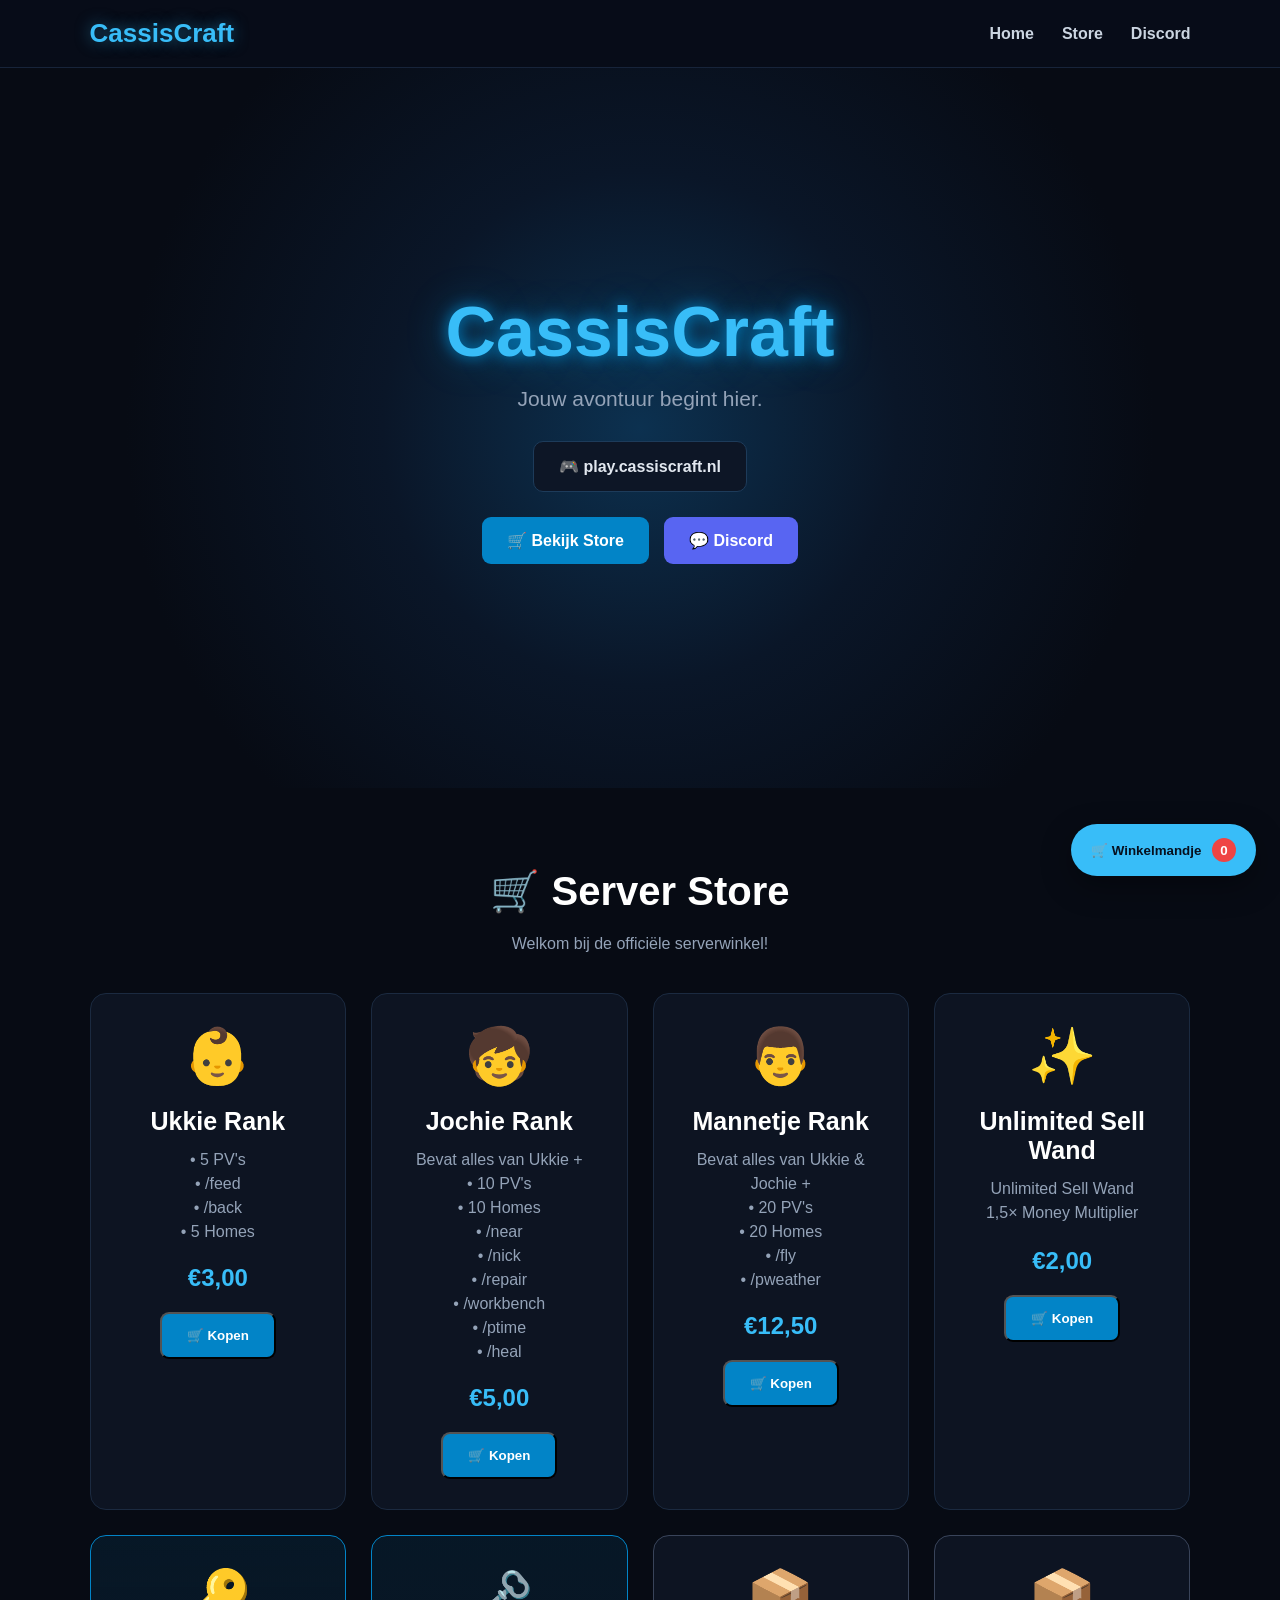
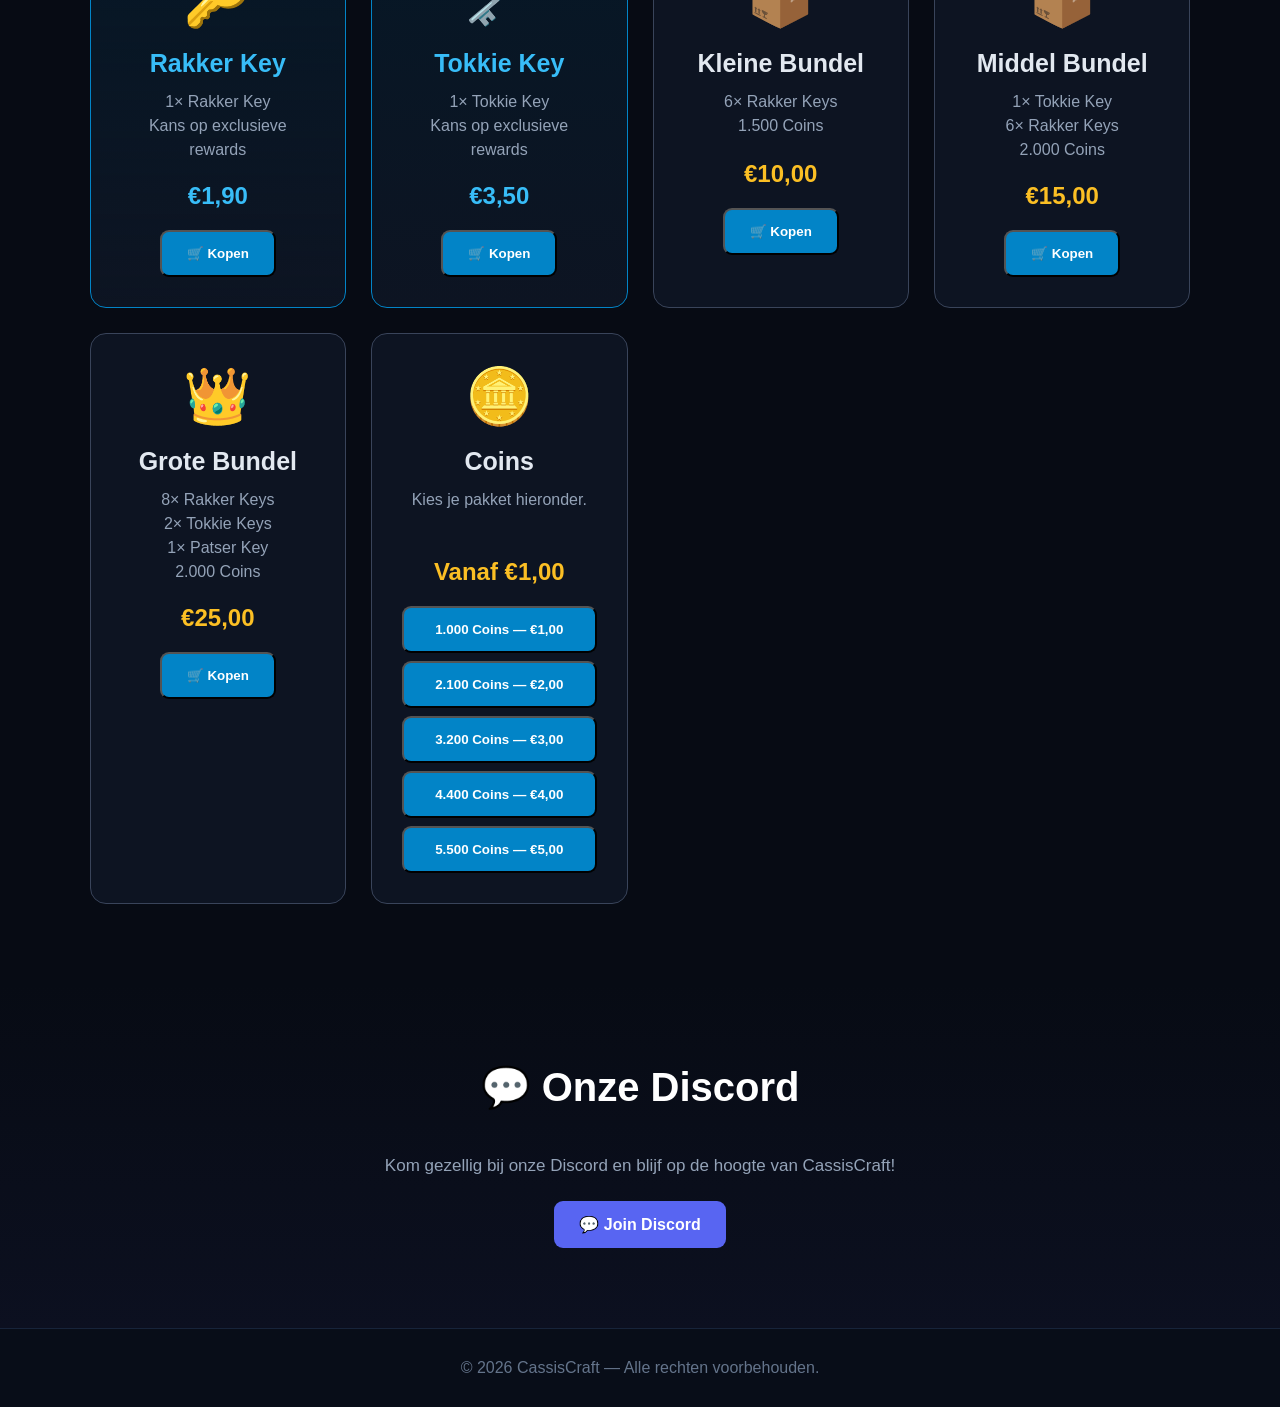
<file: Index.html>
<!DOCTYPE html>
<html lang="nl">
<head>
    <meta charset="UTF-8">
    <meta name="viewport" content="width=device-width, initial-scale=1.0">

    <title>CassisCraft | Minecraft Server</title>

    <style>
        * {
            margin: 0;
            padding: 0;
            box-sizing: border-box;
        }

        html {
            scroll-behavior: smooth;
        }

        body {
            font-family: Arial, Helvetica, sans-serif;
            background: #070b14;
            color: white;
        }

        /* NAVBAR */

        header {
            position: sticky;
            top: 0;
            z-index: 1000;

            display: flex;
            justify-content: space-between;
            align-items: center;

            padding: 18px 7%;

            background: rgba(8, 13, 25, 0.95);
            border-bottom: 1px solid #17243a;
        }

        .logo {
            font-size: 26px;
            font-weight: 900;
            color: #38bdf8;
            text-shadow: 0 0 15px rgba(56, 189, 248, 0.5);
        }

        nav {
            display: flex;
            gap: 28px;
        }

        nav a {
            color: #cbd5e1;
            text-decoration: none;
            font-weight: bold;
            transition: 0.2s;
        }

        nav a:hover {
            color: #38bdf8;
        }

        /* HERO */

        .hero {
            min-height: 80vh;

            display: flex;
            flex-direction: column;
            justify-content: center;
            align-items: center;

            text-align: center;

            padding: 50px 20px;

            background:
                radial-gradient(
                    circle at center,
                    #0c3150 0%,
                    #0a1628 35%,
                    #070b14 70%
                );
        }

        .hero h1 {
            font-size: 70px;
            font-weight: 900;

            color: #38bdf8;

            text-shadow:
                0 0 15px #0284c7,
                0 0 40px rgba(14, 165, 233, 0.4);

            margin-bottom: 15px;
        }

        .hero p {
            font-size: 21px;
            color: #94a3b8;
            margin-bottom: 30px;
        }

        .server-ip {
            padding: 15px 25px;

            background: #0d1626;

            border: 1px solid #1d3b5a;
            border-radius: 10px;

            color: #e2e8f0;

            font-weight: bold;

            margin-bottom: 25px;
        }

        .buttons {
            display: flex;
            gap: 15px;
        }

        .button {
            display: inline-block;

            padding: 14px 25px;

            border-radius: 9px;

            text-decoration: none;

            color: white;

            background: #0284c7;

            font-weight: bold;

            transition: 0.2s;
        }

        .button:hover {
            transform: translateY(-3px);
            background: #0ea5e9;
            box-shadow: 0 8px 25px rgba(14, 165, 233, 0.25);
        }

        .discord {
            background: #5865f2;
        }

        .discord:hover {
            background: #4752c4;
        }

        /* SECTIONS */

        section {
            padding: 80px 7%;
        }

        .section-title {
            text-align: center;

            font-size: 40px;

            margin-bottom: 45px;
        }

        .section-subtitle {
            text-align: center;

            color: #94a3b8;

            margin-top: -25px;
            margin-bottom: 40px;
        }

        /* STORE */

        .products {
            display: grid;

            grid-template-columns:
                repeat(auto-fit, minmax(240px, 1fr));

            gap: 25px;

            max-width: 1200px;

            margin: auto;
        }

        .card {
            background: #0d1422;

            border: 1px solid #1b2a40;

            border-radius: 16px;

            padding: 30px;

            text-align: center;

            transition: 0.25s;
        }

        .card:hover {
            transform: translateY(-7px);

            border-color: #38bdf8;

            box-shadow:
                0 10px 35px rgba(0, 0, 0, 0.35),
                0 0 20px rgba(56, 189, 248, 0.08);
        }

        .card-icon {
            font-size: 55px;

            margin-bottom: 18px;
        }

        .card h3 {
            font-size: 25px;

            margin-bottom: 12px;
        }

        .card p {
            color: #94a3b8;

            line-height: 1.5;

            min-height: 50px;

            margin-bottom: 20px;
        }

        .price {
            font-size: 24px;

            font-weight: 900;

            color: #38bdf8;

            margin-bottom: 20px;
        }

        /* RAKKER */

        .rakker {
            border-color: #0284c7;
            background:
                linear-gradient(
                    180deg,
                    rgba(2, 132, 199, 0.10),
                    #0d1422
                );
        }

        .rakker:hover {
            border-color: #38bdf8;
        }

        .rakker h3,
        .rakker .price {
            color: #38bdf8;
        }

        /* BUNDLES */

        .bundle {
            border-color: #39445a;
        }

        .bundle h3 {
            color: #e2e8f0;
        }

        .bundle .price {
            color: #fbbf24;
        }

        .bundle:hover {
            border-color: #f59e0b;
        }

        /* DISCORD */

        .discord-section {
            background:
                linear-gradient(
                    180deg,
                    #070b14,
                    #0c1020
                );

            text-align: center;
        }

        .discord-section p {
            color: #94a3b8;

            margin-bottom: 25px;

            font-size: 17px;
        }

        /* FOOTER */

        footer {
            text-align: center;

            padding: 30px;

            background: #080d18;

            border-top: 1px solid #17243a;

            color: #64748b;
        }

        /* MOBILE */

        @media (max-width: 700px) {

            header {
                justify-content: center;
            }

            nav {
                display: none;
            }

            .hero {
                min-height: 75vh;
            }

            .hero h1 {
                font-size: 45px;
            }

            .hero p {
                font-size: 17px;
            }

            .buttons {
                flex-direction: column;
                width: 100%;
                max-width: 280px;
            }

            .button {
                text-align: center;
            }

            .section-title {
                font-size: 32px;
            }
        }
    
        .cart-button{position:fixed;right:24px;bottom:24px;z-index:2000;border:0;border-radius:999px;padding:14px 20px;background:#38bdf8;color:#07111f;font-weight:900;cursor:pointer;box-shadow:0 10px 30px rgba(0,0,0,.35)}
        .cart-count{display:inline-flex;min-width:24px;height:24px;align-items:center;justify-content:center;margin-left:7px;padding:0 6px;border-radius:999px;background:#ef4444;color:#fff}
        .modal{display:none;position:fixed;inset:0;z-index:3000;background:rgba(0,0,0,.72);padding:25px;overflow-y:auto}
        .modal.open{display:flex;align-items:center;justify-content:center}
        .modal-box{width:min(620px,100%);background:#0d1422;border:1px solid #243752;border-radius:18px;padding:28px;box-shadow:0 20px 70px rgba(0,0,0,.55)}
        .cart-item{display:flex;align-items:center;justify-content:space-between;gap:15px;padding:14px 0;border-bottom:1px solid #1b2a40}
        .quantity{display:flex;align-items:center;gap:8px}.quantity button{width:32px;height:32px;border:1px solid #334155;border-radius:8px;background:#111c2e;color:#fff;cursor:pointer}
        .cart-total{display:flex;justify-content:space-between;margin:22px 0;font-size:22px;font-weight:900}
        .form-grid{display:grid;gap:14px}.form-grid label{color:#cbd5e1;font-weight:700}.form-grid input{width:100%;margin-top:7px;padding:13px 14px;border-radius:10px;border:1px solid #334155;background:#080f1c;color:#fff;outline:none}
        .modal-actions{display:flex;gap:10px;justify-content:flex-end;margin-top:20px;flex-wrap:wrap}.secondary-button{padding:14px 20px;border-radius:9px;border:1px solid #334155;background:#111c2e;color:#fff;cursor:pointer;font-weight:800}
        .notice{padding:12px 14px;border-radius:10px;background:rgba(56,189,248,.08);border:1px solid #1d4d6d;color:#cbd5e1;margin-bottom:16px;line-height:1.5}
    
</style>
</head>

<body>

    <!-- NAVIGATIE -->

    <header>

        <div class="logo">
            CassisCraft
        </div>

        <nav>
            <a href="#home">Home</a>
            <a href="#store">Store</a>
            <a href="#discord">Discord</a>
        </nav>

    </header>


    <!-- HOME -->

    <section class="hero" id="home">

        <h1>CassisCraft</h1>

        <p>
            Jouw avontuur begint hier.
        </p>

        <div class="server-ip">
            🎮 play.cassiscraft.nl
        </div>

        <div class="buttons">

            <a href="#store" class="button">
                🛒 Bekijk Store
            </a>

            <a href="#discord" class="button discord">
                💬 Discord
            </a>

        </div>

    </section>


    <!-- STORE -->
    <section id="store">
        <h2 class="section-title">🛒 Server Store</h2>
        <p class="section-subtitle">Welkom bij de officiële serverwinkel!</p>

        <div class="products">

            <div class="card">
                <div class="card-icon">👶</div>
                <h3>Ukkie Rank</h3>
                <p>• 5 PV's<br>• /feed<br>• /back<br>• 5 Homes</p>
                <div class="price">€3,00</div>
                <button type="button" class="button" onclick="addToCart('Ukkie Rank', 3.00)">🛒 Kopen</button>
            </div>

            <div class="card">
                <div class="card-icon">🧒</div>
                <h3>Jochie Rank</h3>
                <p>Bevat alles van Ukkie +<br>• 10 PV's<br>• 10 Homes<br>• /near<br>• /nick<br>• /repair<br>• /workbench<br>• /ptime<br>• /heal</p>
                <div class="price">€5,00</div>
                <button type="button" class="button" onclick="addToCart('Jochie Rank', 5.00)">🛒 Kopen</button>
            </div>

            <div class="card">
                <div class="card-icon">👨</div>
                <h3>Mannetje Rank</h3>
                <p>Bevat alles van Ukkie &amp; Jochie +<br>• 20 PV's<br>• 20 Homes<br>• /fly<br>• /pweather</p>
                <div class="price">€12,50</div>
                <button type="button" class="button" onclick="addToCart('Mannetje Rank', 12.50)">🛒 Kopen</button>
            </div>

            <div class="card">
                <div class="card-icon">✨</div>
                <h3>Unlimited Sell Wand</h3>
                <p>Unlimited Sell Wand<br>1,5× Money Multiplier</p>
                <div class="price">€2,00</div>
                <button type="button" class="button" onclick="addToCart('Unlimited Sell Wand', 2.00)">🛒 Kopen</button>
            </div>

            <div class="card rakker">
                <div class="card-icon">🔑</div>
                <h3>Rakker Key</h3>
                <p>1× Rakker Key<br>Kans op exclusieve rewards</p>
                <div class="price">€1,90</div>
                <button type="button" class="button" onclick="addToCart('Rakker Key', 1.90)">🛒 Kopen</button>
            </div>

            <div class="card rakker">
                <div class="card-icon">🗝️</div>
                <h3>Tokkie Key</h3>
                <p>1× Tokkie Key<br>Kans op exclusieve rewards</p>
                <div class="price">€3,50</div>
                <button type="button" class="button" onclick="addToCart('Tokkie Key', 3.50)">🛒 Kopen</button>
            </div>

            <div class="card bundle">
                <div class="card-icon">📦</div>
                <h3>Kleine Bundel</h3>
                <p>6× Rakker Keys<br>1.500 Coins</p>
                <div class="price">€10,00</div>
                <button type="button" class="button" onclick="addToCart('Kleine Bundel', 10.00)">🛒 Kopen</button>
            </div>

            <div class="card bundle">
                <div class="card-icon">📦</div>
                <h3>Middel Bundel</h3>
                <p>1× Tokkie Key<br>6× Rakker Keys<br>2.000 Coins</p>
                <div class="price">€15,00</div>
                <button type="button" class="button" onclick="addToCart('Middel Bundel', 15.00)">🛒 Kopen</button>
            </div>

            <div class="card bundle">
                <div class="card-icon">👑</div>
                <h3>Grote Bundel</h3>
                <p>8× Rakker Keys<br>2× Tokkie Keys<br>1× Patser Key<br>2.000 Coins</p>
                <div class="price">€25,00</div>
                <button type="button" class="button" onclick="addToCart('Grote Bundel', 25.00)">🛒 Kopen</button>
            </div>

            <div class="card bundle">
                <div class="card-icon">🪙</div>
                <h3>Coins</h3>
                <p>
                    Kies je pakket hieronder.
                </p>
                <div class="price">Vanaf €1,00</div>
                <div style="display:grid;gap:8px;">
                    <button type="button" class="button" onclick="addToCart('1.000 Coins', 1.00)">1.000 Coins — €1,00</button>
                    <button type="button" class="button" onclick="addToCart('2.100 Coins', 2.00)">2.100 Coins — €2,00</button>
                    <button type="button" class="button" onclick="addToCart('3.200 Coins', 3.00)">3.200 Coins — €3,00</button>
                    <button type="button" class="button" onclick="addToCart('4.400 Coins', 4.00)">4.400 Coins — €4,00</button>
                    <button type="button" class="button" onclick="addToCart('5.500 Coins', 5.00)">5.500 Coins — €5,00</button>
                </div>
            </div>
        </div>

    </section>

    <!-- DISCORD -->

    <section class="discord-section" id="discord">

        <h2 class="section-title">
            💬 Onze Discord
        </h2>

        <p>
            Kom gezellig bij onze Discord en blijf op de hoogte van CassisCraft!
        </p>

        <a href="#" class="button discord">
            💬 Join Discord
        </a>

    </section>


    
    <button class="cart-button" type="button" onclick="openCart()">🛒 Winkelmandje <span id="cartCount" class="cart-count">0</span></button>
    <div class="modal" id="cartModal">
      <div class="modal-box">
        <h2>🛒 Jouw winkelmandje</h2>
        <div id="cartItems"></div>
        <div class="cart-total"><span>Totaal</span><span id="cartTotal">€0,00</span></div>
        <div class="modal-actions"><button class="secondary-button" onclick="closeModal('cartModal')">Sluiten</button><button class="button" onclick="openCheckout()">Aankoop doen</button></div>
      </div>
    </div>
    <div class="modal" id="checkoutModal">
      <div class="modal-box">
        <h2>🧾 Bestelling plaatsen</h2>
        <form id="checkoutForm" class="form-grid">
          <label>Discord gebruikersnaam *<input id="discordUser" required></label>
          <label>Minecraft naam *<input id="minecraftUser" required></label>
          <label>Gmail / e-mailadres *<input id="email" type="email" required></label>
          <input id="website" name="website" type="text" autocomplete="off" tabindex="-1" style="position:absolute;left:-9999px;width:1px;height:1px;opacity:0;" aria-hidden="true">
          <div class="notice"><div id="checkoutItems"></div><strong>Totaal: <span id="checkoutTotal">€0,00</span></strong></div>
          <div class="modal-actions"><button type="button" class="secondary-button" onclick="backToCart()">Terug</button><button class="button" type="submit">📨 Bestelling versturen</button></div>
        </form>
        <p id="orderStatus" style="margin-top:15px;"></p>
      </div>
    </div>
    
<!-- FOOTER -->

    <footer>

        © 2026 CassisCraft — Alle rechten voorbehouden.

    </footer>


    <script>
      // TODO: VUL HIER JE WORKER-URL IN (zie cloudflare-worker/README.md, stap 5)
      const ORDER_API_URL = "https://autumn-boat-ba2e.chaoscraftmc100.workers.dev";
      let cart=[];
      const euro=n=>new Intl.NumberFormat('nl-NL',{style:'currency',currency:'EUR'}).format(n);
      function addToCart(name,price){let x=cart.find(i=>i.name===name);x?x.quantity++:cart.push({name,price,quantity:1});updateCart();openCart();}
      function changeQuantity(i,a){if(!cart[i])return;cart[i].quantity+=a;if(cart[i].quantity<=0)cart.splice(i,1);updateCart();}
      function total(){return cart.reduce((s,i)=>s+i.price*i.quantity,0)}
      function updateCart(){document.getElementById('cartCount').textContent=cart.reduce((s,i)=>s+i.quantity,0);document.getElementById('cartTotal').textContent=euro(total());document.getElementById('cartItems').innerHTML=cart.length?cart.map((i,n)=>`<div class="cart-item"><div><strong>${i.name}</strong><br><small>${euro(i.price)} per stuk</small></div><div class="quantity"><button onclick="changeQuantity(${n},-1)">−</button><strong>${i.quantity}</strong><button onclick="changeQuantity(${n},1)">+</button></div></div>`).join(''):'<div class="notice">Je winkelmandje is nog leeg.</div>';}
      function openCart(){updateCart();document.getElementById('cartModal').classList.add('open')}
      function closeModal(id){document.getElementById(id).classList.remove('open')}
      function openCheckout(){if(!cart.length)return alert('Je winkelmandje is leeg.');closeModal('cartModal');document.getElementById('checkoutItems').innerHTML=cart.map(i=>`${i.quantity}× ${i.name} — ${euro(i.price*i.quantity)}`).join('<br>');document.getElementById('checkoutTotal').textContent=euro(total());document.getElementById('checkoutModal').classList.add('open')}
      function backToCart(){closeModal('checkoutModal');openCart()}
      document.getElementById('checkoutForm').addEventListener('submit',async e=>{
        e.preventDefault();
        const status=document.getElementById('orderStatus');
        const submitBtn=e.target.querySelector('button[type="submit"]');
        const order=cart.map(i=>`${i.quantity}x ${i.name} — ${euro(i.price*i.quantity)}`).join('\n');
        const payload={
          discordUser:document.getElementById('discordUser').value,
          minecraftUser:document.getElementById('minecraftUser').value,
          email:document.getElementById('email').value,
          order:order,
          total:euro(total()),
          website:document.getElementById('website').value // honeypot, moet leeg blijven
        };
        submitBtn.disabled=true;
        status.textContent='Bestelling wordt verstuurd...';
        try{
          let r=await fetch(ORDER_API_URL,{method:'POST',headers:{'Content-Type':'application/json'},body:JSON.stringify(payload)});
          if(!r.ok) throw new Error();
          status.textContent='✅ Bestelling verstuurd! Check je Discord DMs of wacht op reactie van staff.';
          cart=[];updateCart();e.target.reset();
        }catch{
          status.textContent='❌ Versturen mislukt. Probeer het later opnieuw of neem contact op via Discord.';
        }finally{
          submitBtn.disabled=false;
        }
      });
      updateCart();
    </script>
    
</body>
</html>
</file>
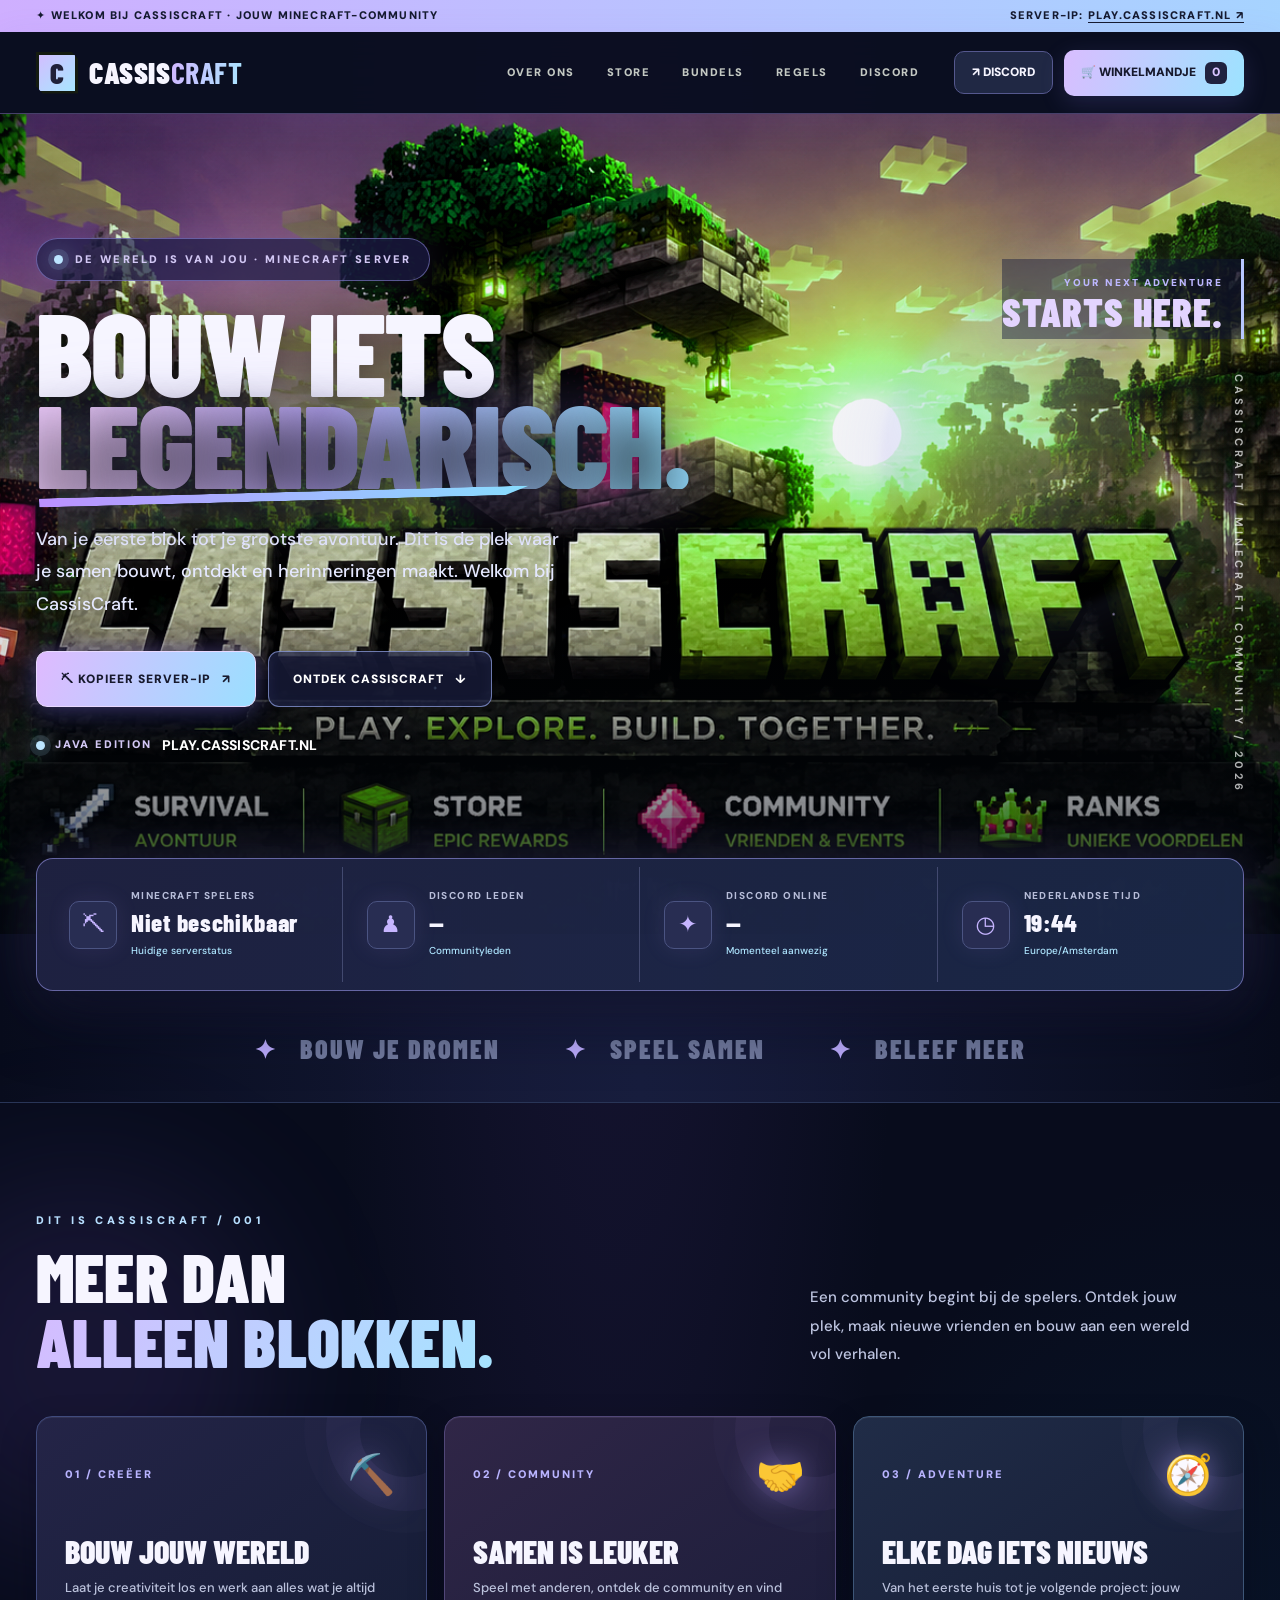
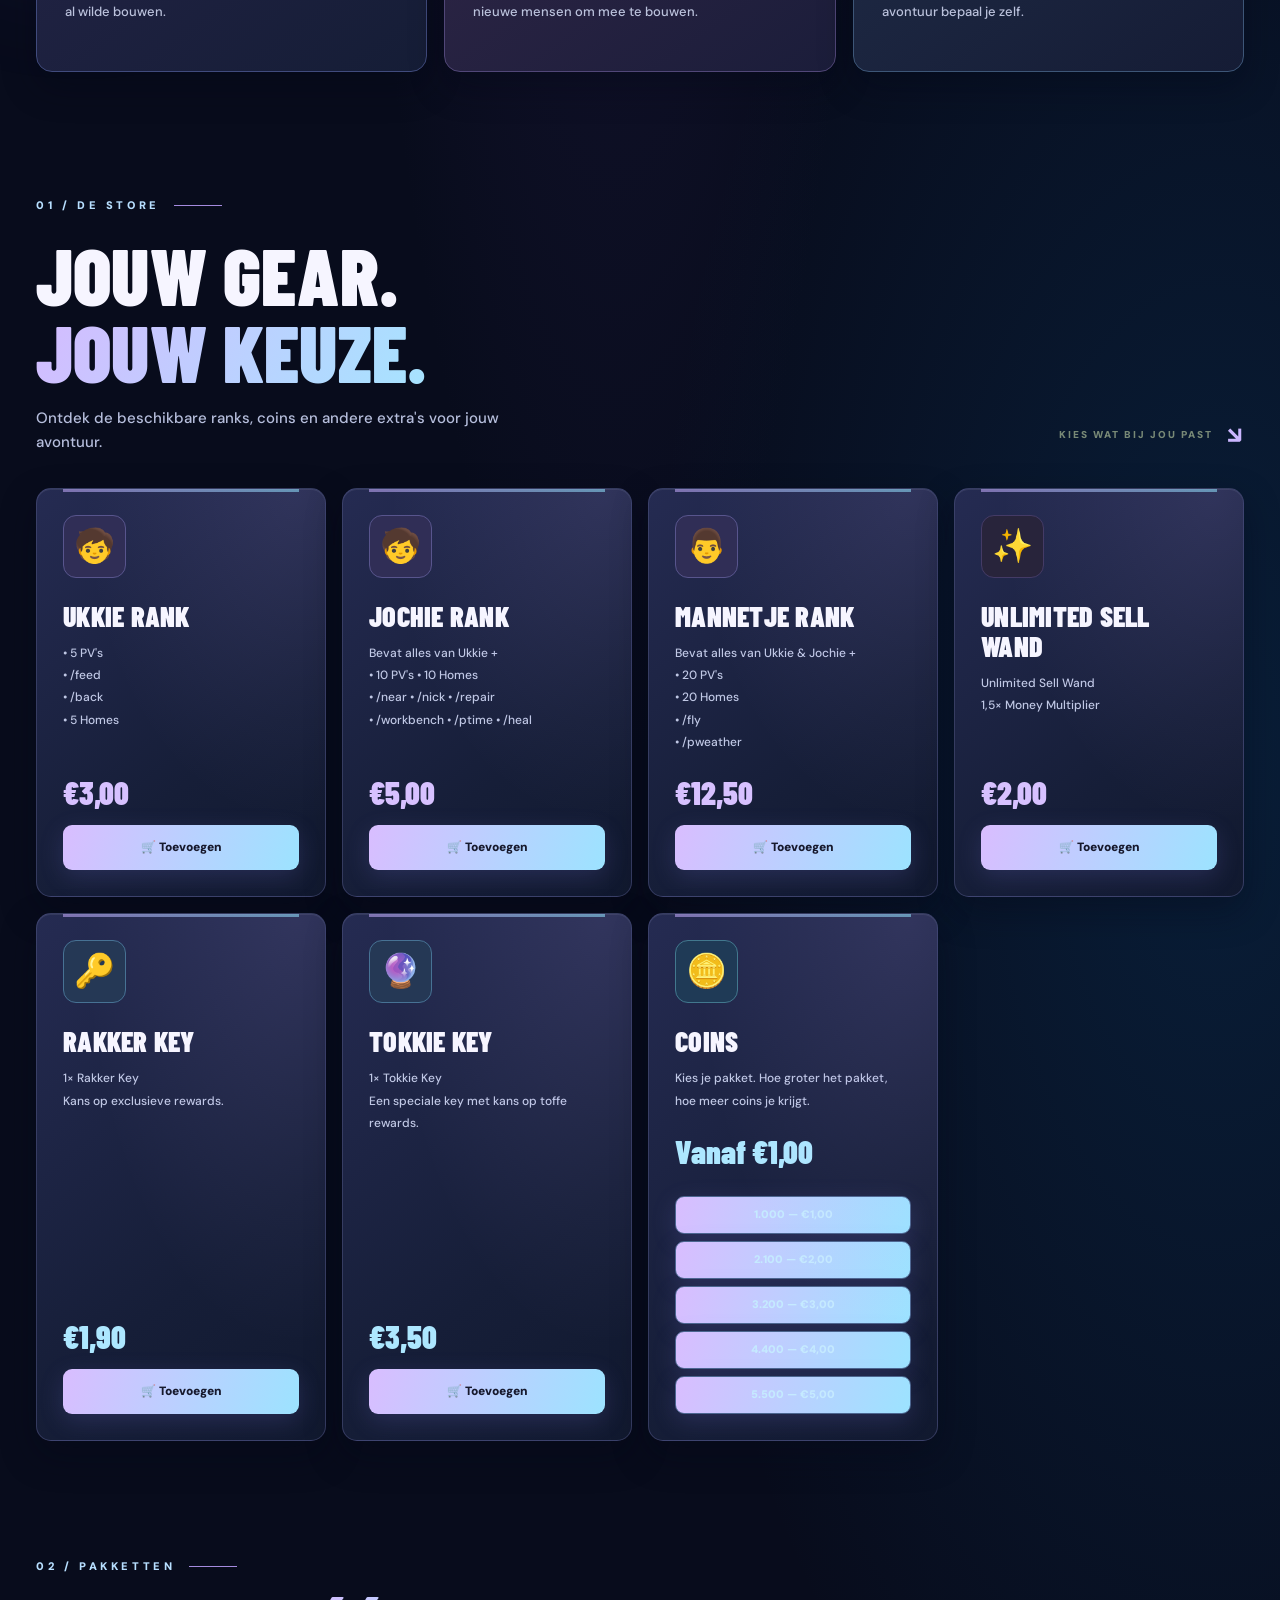
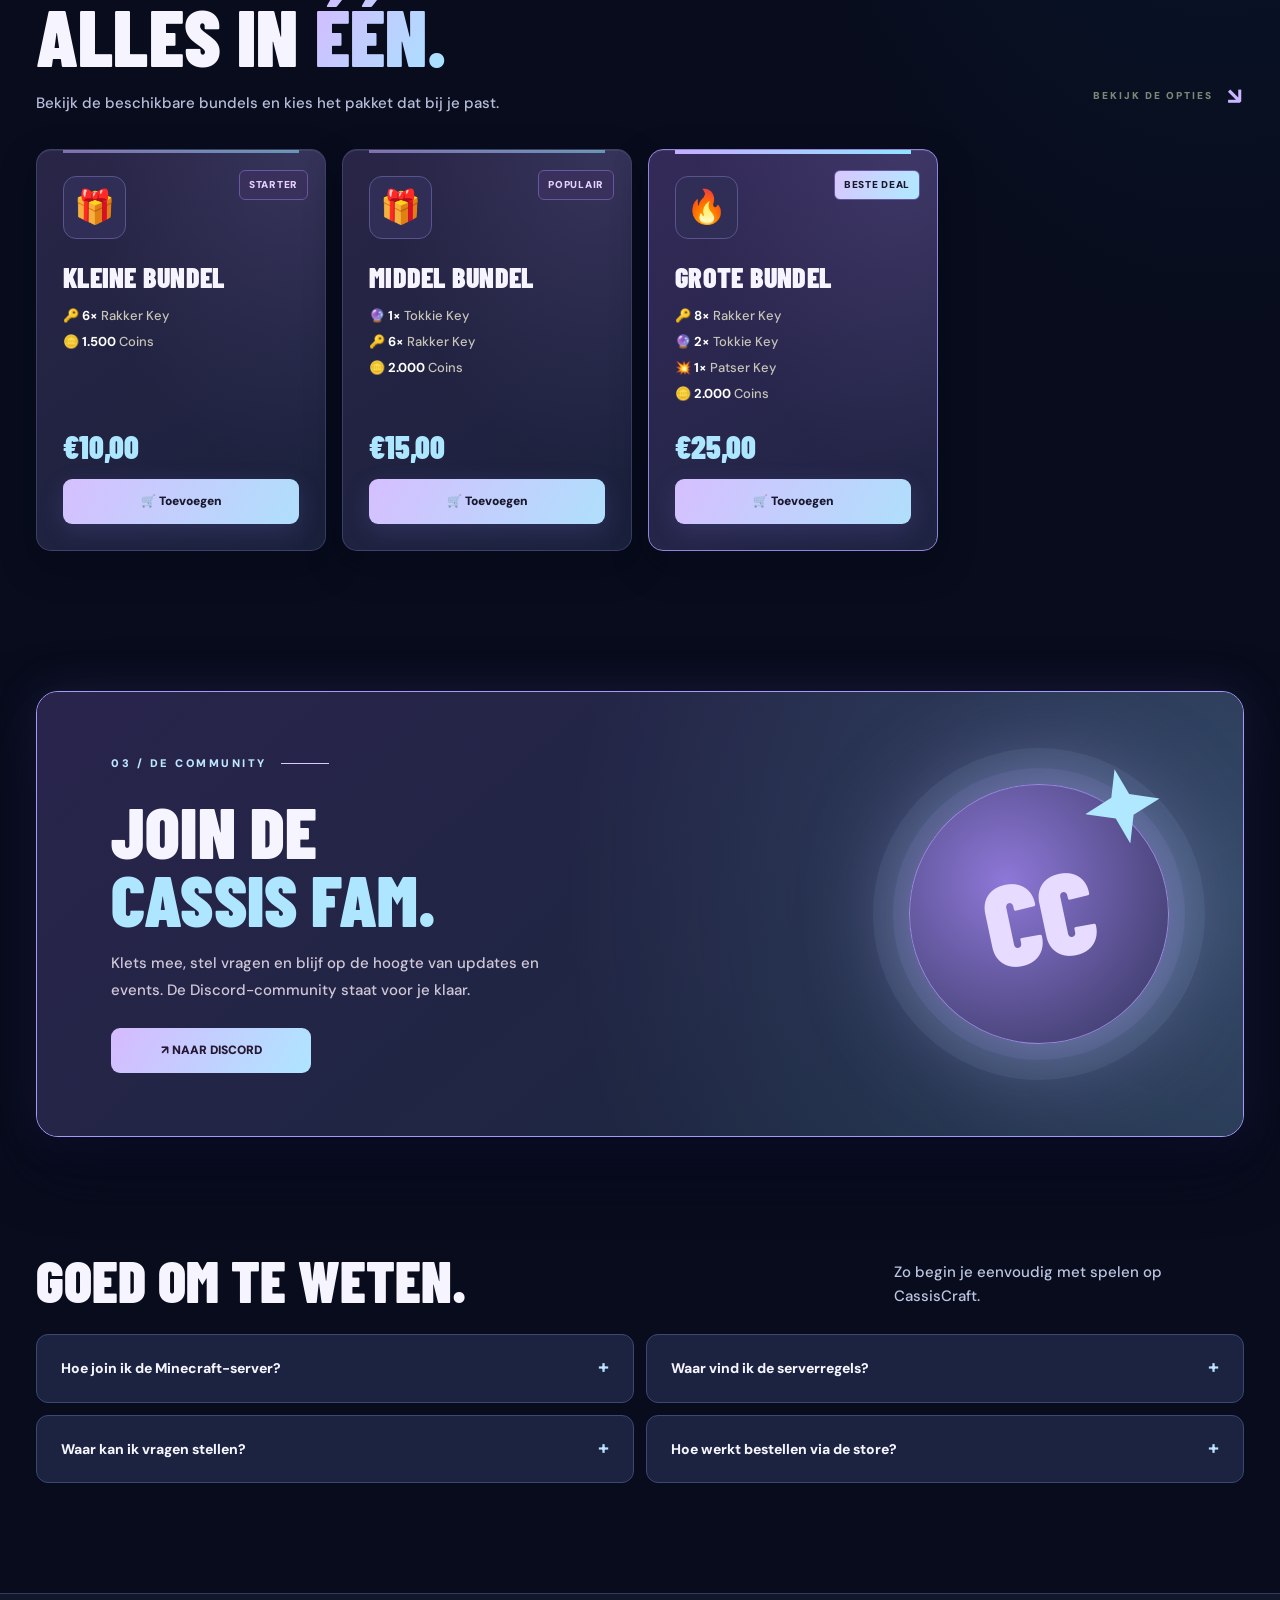
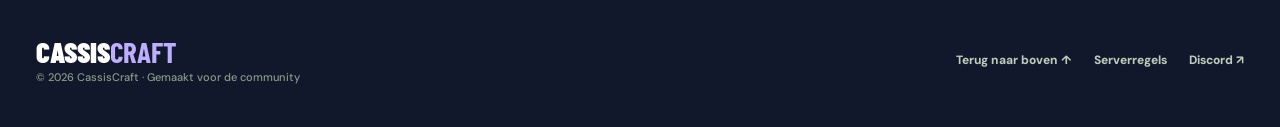
<file: index.html>
<!DOCTYPE html>
<html lang="nl">
<head>
<meta charset="utf-8">
<meta name="viewport" content="width=device-width, initial-scale=1">
<meta name="theme-color" content="#0c1020">
<meta name="description" content="CassisCraft is jouw Minecraft-community. Bouw, ontdek, speel samen en join via play.cassiscraft.nl.">
<meta property="og:title" content="CassisCraft — Bouw iets legendarisch">
<meta property="og:description" content="Jouw avontuur begint hier. Join de CassisCraft-community.">
<title>CassisCraft — Bouw iets legendarisch</title>
<style>
@import url('https://fonts.googleapis.com/css2?family=Barlow+Condensed:wght@600;700;800;900&family=DM+Sans:wght@400;500;600;700;800&display=swap');
:root{--bg:#0c1020;--panel:#151919;--text:#f8f8f0;--muted:#b9bfdd;--lime:#cbb6ff;--orange:#ffba66;--stroke:#303a59;--violet:#a88df9}
*,*:before,*:after{box-sizing:border-box}
html{scroll-behavior:smooth;scroll-padding-top:94px}
body{margin:0;background:var(--bg);color:var(--text);font:500 15px/1.6 'DM Sans',Inter,system-ui,sans-serif;overflow-x:hidden}
button,input{font:inherit}a{color:inherit}button{cursor:pointer}
a:focus-visible,button:focus-visible,input:focus-visible,summary:focus-visible{outline:3px solid var(--lime);outline-offset:4px}
::selection{background:var(--lime);color:#111}
.container{width:min(1280px,calc(100% - 72px));margin:auto}
.eyebrow{display:inline-flex;align-items:center;gap:10px;font-size:11px;font-weight:900;letter-spacing:2.3px;text-transform:uppercase;color:var(--lime)}
.eyebrow:before{content:"";display:block;width:24px;height:2px;background:var(--lime)}
.announcement{background:#cbb6ff;color:#18210d;font-size:11px;font-weight:900;letter-spacing:1.2px;text-transform:uppercase}
.announcementInner{min-height:32px;display:flex;align-items:center;justify-content:space-between;gap:12px}
.announcement a{text-decoration:none;border-bottom:1px solid currentColor}
.siteHeader{position:sticky;top:0;z-index:60;background:rgba(10,13,13,.92);backdrop-filter:blur(22px);border-bottom:1px solid #303b60;box-shadow:0 12px 40px #0004}
.navInner{height:81px;display:flex;align-items:center;gap:35px}
.brand{display:inline-flex;align-items:center;gap:11px;font:900 30px/.85 'Barlow Condensed',Impact,sans-serif;letter-spacing:.6px;text-decoration:none;text-transform:uppercase}
.brand span:last-child{display:block}.brand b{color:var(--lime)}
.brandSymbol{position:relative;width:42px;height:42px;flex:none;display:grid;place-items:center;background:var(--lime);border:3px solid #141b10;box-shadow:4px 4px 0 #8d78de;clip-path:polygon(0 0,84% 0,100% 17%,100% 100%,16% 100%,0 83%)}
.brandSymbol:before{content:"C";font:900 29px/.8 'Barlow Condensed',Impact,sans-serif;color:#17200e}
.siteNav{display:flex;align-items:center;gap:32px;margin-left:auto}
.siteNav a{text-decoration:none;color:#c4c9c3;text-transform:uppercase;letter-spacing:1.5px;font-size:11px;font-weight:900;transition:color .18s}
.siteNav a:hover{color:var(--lime)}
.headerActions{display:flex;gap:11px;align-items:center}
.navDiscord{background:#242a23;border:1px solid #46523a;color:var(--text);border-radius:10px;padding:11px 17px;text-decoration:none;font-size:12px;font-weight:900;white-space:nowrap}
.navDiscord:hover{border-color:var(--lime)}
.cart{border:0;border-radius:10px;background:var(--lime);color:#152007;font-size:12px;font-weight:900;padding:12px 17px;white-space:nowrap;transition:transform .2s,background .2s}
.cart:hover{transform:translateY(-2px);background:#e2d6ff}
.count{display:inline-grid;place-items:center;min-width:22px;height:22px;padding:0 5px;background:#17200c;color:var(--lime);border-radius:6px;margin-left:6px;font-size:12px}
.menuToggle{display:none;border:1px solid #374136;border-radius:10px;background:#1d241d;color:#fff;padding:10px 13px;font-size:18px}
.hero{position:relative;min-height:755px;isolation:isolate;overflow:hidden;background:#10172a}
.hero:before{content:"";position:absolute;z-index:-2;inset:0;background:url('ChatGPT%20Image%2022%20aug%202026%2C%2020_32_08.png') center 48%/cover no-repeat;filter:contrast(1.07) saturate(1.1);animation:revealImage 1.5s both}
.hero:after{content:"";position:absolute;z-index:-1;inset:0;background:linear-gradient(90deg,rgba(7,12,11,.96),rgba(8,12,11,.87) 32%,rgba(9,13,11,.35) 77%,rgba(9,13,11,.18)),linear-gradient(0deg,#0c1020,transparent 28%,transparent 80%,rgba(10,13,13,.2))}
.heroScan{position:absolute;inset:0;pointer-events:none;opacity:.22;background:linear-gradient(transparent 97%,rgba(255,255,255,.13) 98%) 0 0/100% 6px}
.heroInner{min-height:755px;position:relative;display:flex;align-items:center;padding:74px 0 130px}
.heroCopy{position:relative;z-index:3;width:min(770px,100%);animation:riseIn .65s both}
.heroOverline{display:inline-flex;gap:12px;align-items:center;font-size:11px;font-weight:900;letter-spacing:2.3px;color:#f0f7e8;text-transform:uppercase;margin-bottom:24px}
.liveDot{width:9px;height:9px;border-radius:100%;background:var(--lime);box-shadow:0 0 0 6px rgba(201,253,101,.12),0 0 22px var(--lime)}
.hero h1{font:900 clamp(77px,8.5vw,146px)/.78 'Barlow Condensed',Impact,'Arial Narrow',sans-serif;letter-spacing:-1.7px;text-transform:uppercase;margin:0 0 30px;text-shadow:0 12px 25px #0007}
.hero h1 span{display:block}.hero h1 .highlight{color:var(--lime);position:relative;width:fit-content}
.hero h1 .highlight:after{content:"";position:absolute;left:3px;bottom:-12px;height:7px;width:75%;background:var(--lime);clip-path:polygon(0 0,100% 0,95% 100%,0 100%);transform:rotate(-1.5deg)}
.heroText{max-width:480px;margin:34px 0 0;font-size:17px;line-height:1.8;color:#e6eaff;text-shadow:0 6px 25px #000}
.heroButtons{display:flex;gap:12px;flex-wrap:wrap;margin-top:31px}
.primaryBtn,.ghostBtn{display:inline-flex;min-height:56px;align-items:center;justify-content:center;gap:11px;padding:15px 24px;text-decoration:none;border-radius:11px;font-size:12px;font-weight:900;letter-spacing:1px;text-transform:uppercase;transition:transform .2s,box-shadow .2s}
.primaryBtn{background:var(--lime);color:#17210b;border:1px solid var(--lime);box-shadow:0 10px 32px #0004}
.primaryBtn:hover{transform:translateY(-3px);box-shadow:0 0 36px rgba(201,253,101,.3)}
.ghostBtn{color:#fff;border:1px solid #9ca89899;background:#141a18b5;backdrop-filter:blur(12px)}
.ghostBtn:hover{transform:translateY(-3px);border-color:var(--lime)}
.heroIP{margin-top:29px;display:flex;align-items:center;gap:10px;color:#b7c8ab;font-size:11px;font-weight:900;letter-spacing:1.8px;text-transform:uppercase}
.heroIP code{color:#fff;font:800 14px 'DM Sans',sans-serif;letter-spacing:.2px}
.heroCorner{position:absolute;right:0;top:145px;z-index:2;text-align:right;border-right:3px solid var(--lime);padding:10px 18px 10px 0;background:linear-gradient(90deg,transparent,#0c102077)}
.heroCorner strong{display:block;font:900 40px/.9 'Barlow Condensed',Impact,sans-serif;letter-spacing:1px}
.heroCorner small{color:var(--lime);font-size:10px;letter-spacing:2px;font-weight:900}
.heroIndex{position:absolute;right:0;bottom:140px;color:#ffffffb0;font:700 11px/1 'DM Sans',sans-serif;letter-spacing:4px;writing-mode:vertical-rl}
.statsWrap{position:relative;z-index:4;margin-top:-76px}
.stats{display:grid;grid-template-columns:repeat(4,minmax(0,1fr));padding:8px;background:#18213b;border:1px solid #5b5884;border-radius:17px;box-shadow:0 28px 50px #0009}
.stat{display:flex;align-items:center;gap:14px;padding:21px 24px;border-right:1px solid #454c73}
.stat:last-child{border-right:0}
.statIcon{flex:none;width:48px;height:48px;display:grid;place-items:center;border:1px solid #405341;border-radius:10px;background:#2b3154;color:var(--lime);font-size:23px}
.statLabel{display:block;color:#b7bdd9;font-weight:800;font-size:10px;letter-spacing:1.4px;text-transform:uppercase}
.statValue{display:block;font:800 25px/1.2 'Barlow Condensed',Impact,sans-serif;letter-spacing:.7px;margin-top:3px}
.statAccent{font-size:10px;color:var(--lime)}
.marquee{display:flex;justify-content:center;gap:clamp(25px,5vw,96px);overflow:hidden;border-bottom:1px solid #333c63;padding:42px 15px 37px;margin-bottom:0}
.marquee span{white-space:nowrap;font:900 clamp(15px,2.5vw,26px) 'Barlow Condensed',Impact,sans-serif;color:#656c9b;letter-spacing:2px}
.marquee b{color:var(--lime);margin-right:15px}
.sectionIntro{padding:109px 0 125px}
.sectionEyebrow{color:var(--lime);font-size:11px;font-weight:900;letter-spacing:3px;text-transform:uppercase;margin-bottom:14px}
.introHeading{display:grid;grid-template-columns:1.1fr .65fr;gap:40px;align-items:end;margin-bottom:42px}
.introHeading h2,.sectionHead h2,.community h2{font:900 clamp(46px,5.3vw,81px)/.96 'Barlow Condensed',Impact,sans-serif;text-transform:uppercase;letter-spacing:.2px;margin:0}
.introHeading h2 em,.sectionHead h2 em{color:var(--lime);font-style:normal}
.introHeading p{color:#bec5e1;max-width:400px;line-height:1.9;font-size:15px;margin:0 0 5px}
.features{display:grid;grid-template-columns:repeat(3,1fr);gap:17px}
.feature{position:relative;overflow:hidden;min-height:256px;padding:27px 28px 33px;border:1px solid #344363;border-radius:16px;background:linear-gradient(145deg,#1b2440,#151c34);transition:transform .25s,border-color .25s}
.feature:hover{transform:translateY(-5px);border-color:#a38fce}
.feature:after{content:"";position:absolute;width:160px;height:160px;right:-60px;top:-66px;border-radius:50%;border:34px solid #cbb6ff08;box-shadow:0 0 0 22px #cbb6ff04}
.feature:nth-child(2){background:linear-gradient(145deg,#241e28,#15161d);border-color:#49404e}
.feature:nth-child(3){background:linear-gradient(145deg,#242115,#161713);border-color:#494333}
.featureNum{display:flex;justify-content:space-between;align-items:center;font-size:11px;color:var(--lime);font-weight:900;letter-spacing:2px}
.featureIcon{font-size:39px}
.feature h3{font:900 32px/1 'Barlow Condensed',Impact,sans-serif;text-transform:uppercase;margin:29px 0 9px}
.feature p{font-size:13px;line-height:1.8;color:#bbc2dc;max-width:320px;margin:0}
.wrap{padding:0 0 116px}
.shopSection{scroll-margin-top:110px}
.shopSection+.shopSection{margin-top:117px}
.sectionHead{margin-bottom:34px}
.sectionKicker{display:flex;align-items:center;gap:14px;color:var(--lime);font-size:11px;font-weight:900;letter-spacing:2.5px;margin-bottom:23px}
.sectionKicker:after{content:"";width:48px;height:1px;background:#a58bdf}
.shopHeading{display:flex;align-items:end;justify-content:space-between;gap:35px}
.sectionHead h2{font-size:clamp(56px,6.2vw,91px);margin:0}
.sectionHead p{max-width:500px;margin:16px 0 0;color:#b6bedc;font-size:15px}
.sectionSide{align-self:flex-end;display:flex;align-items:center;gap:14px;font-size:10px;letter-spacing:2px;font-weight:900;color:#788976;white-space:nowrap}
.sectionSide span{color:var(--lime);font-size:23px}
.grid{display:grid;grid-template-columns:repeat(4,minmax(0,1fr));gap:16px}
.card{position:relative;display:flex;flex-direction:column;min-height:352px;padding:26px;border:1px solid #303957;background:linear-gradient(150deg,#1b2645,#141b31);border-radius:15px;overflow:hidden;transition:transform .25s,border-color .25s,box-shadow .25s}
.card:before{content:"";pointer-events:none;position:absolute;inset:0;background:radial-gradient(ellipse at 90% 0,rgba(201,253,101,.08),transparent 50%)}
.card:after{content:"";position:absolute;left:26px;right:26px;top:0;height:2px;background:var(--card-accent,var(--lime));opacity:.55}
.card:hover{transform:translateY(-7px);border-color:var(--card-accent,var(--lime));box-shadow:0 22px 48px #0006}
.card.rank{--card-accent:#cbb6ff}
.card.wand{--card-accent:#aa9eff}
.card.key{--card-accent:#ffbd72}
.card.coins{--card-accent:#7fded2}
.card.bundle{--card-accent:#ffbc68;min-height:337px;background:linear-gradient(145deg,#262219,#131814)}
.card.bundle.hot{border-color:#aa7d3d;background:linear-gradient(150deg,#37291d,#191917)}
.card.bundle.hot:after{height:4px;opacity:1}
.card .icon{display:grid;place-items:center;width:63px;height:63px;flex:none;border:1px solid #39493b;background:#282a4d;border-radius:13px;font-size:33px;margin:0 0 23px;position:relative}
.card.wand .icon{background:#28243b;border-color:#443b66}
.card.key .icon{background:#30281f;border-color:#57412c}
.card.coins .icon{background:#1a3030;border-color:#34565a}
.card h3{position:relative;margin:0 0 11px;font:900 28px/1.08 'Barlow Condensed',Impact,sans-serif;text-transform:uppercase;letter-spacing:.25px}
.card .desc{font-size:12px;line-height:1.85;color:#c0c8e5;flex:1}
.price{font:900 32px/1 'Barlow Condensed',Impact,sans-serif;color:var(--lime);margin:23px 0 17px}
.card.key .price,.card.bundle .price{color:#ffcf7e}
.card.coins .price{color:#8de3d7}
.btn,.buy{display:inline-flex;align-items:center;justify-content:center;gap:8px;width:100%;border:0;border-radius:9px;background:var(--lime);color:#17220c;padding:13px 15px;font-size:12px;font-weight:900;text-decoration:none;transition:background .2s,transform .2s}
.btn:hover,.buy:hover{background:#e3d8ff;transform:translateY(-2px)}
.card.bundle .btn{background:#ffcb83;color:#24170d}
.card.bundle .btn:hover{background:#ffe0b4}
.coinOptions{display:grid;gap:7px;margin-top:12px}
.coinOptions .btn{font-size:11px;padding:9px 7px;min-height:38px;background:#2b4140;color:#a8f5ea;border:1px solid #406866}
.coinOptions .btn:hover{background:#385e59}
.card .badge{position:absolute;right:17px;top:20px;padding:6px 9px;background:#382c1c;color:#ffd291;border-radius:6px;border:1px solid #654a30;font-size:10px;font-weight:900;letter-spacing:.7px}
.card .badge.hot{background:#f4bc75;color:#1e1307}
.bundleList{color:#c7c4b9;line-height:2;font-size:13px;flex:1}
.bundleList strong{color:white}
.community{position:relative;isolation:isolate;overflow:hidden;display:grid;grid-template-columns:1.3fr .7fr;gap:30px;align-items:center;min-height:402px;margin:140px 0 0;padding:63px 74px;background:#282335;border:1px solid #5b4a76;border-radius:22px}
.community:before{content:"";position:absolute;inset:0;z-index:-1;background:radial-gradient(circle at 100% 50%,rgba(186,149,255,.27),transparent 55%),linear-gradient(140deg,#2b2437,#181c1e 80%)}
.community .sectionKicker{color:#dacaff}
.community .sectionKicker:after{background:#dacaff}
.community h2{font-size:clamp(48px,5.6vw,77px)}
.community h2 em{color:#d3adff;font-style:normal}
.community p{max-width:480px;color:#d0c7d8;margin:17px 0 24px;line-height:1.8}
.community .btn{width:auto;min-width:200px;background:#d3adff;color:#261832}
.community .btn:hover{background:#ead8ff}
.communityArt{justify-self:end;position:relative;width:260px;height:260px;display:grid;place-items:center;border:1px solid #836ca5;border-radius:50%;background:radial-gradient(circle at 40% 35%,#8364b2,#292238);box-shadow:0 0 0 16px #a78bc015,0 0 0 36px #a78bc010;font:900 116px 'Barlow Condensed',Impact,sans-serif;color:#e7d3ff;transform:rotate(-12deg)}
.communityArt:after{content:"";position:absolute;width:76px;height:76px;right:-13px;top:3px;background:#cbb6ff;clip-path:polygon(50% 0,62% 36%,100% 50%,62% 64%,50% 100%,38% 64%,0 50%,38% 36%)}
.faq{padding:0 0 110px}
.faqHead{display:flex;align-items:end;justify-content:space-between;margin-bottom:26px;gap:24px}
.faqHead h2{font:900 58px/.95 'Barlow Condensed',Impact,sans-serif;text-transform:uppercase;margin:0}
.faqHead p{max-width:350px;color:var(--muted);margin:0}
.faqDetails{display:grid;grid-template-columns:1fr 1fr;gap:12px}
.faqDetails details{padding:22px 24px;border:1px solid #3a4568;border-radius:12px;background:#17203a}
.faqDetails summary{list-style:none;display:flex;justify-content:space-between;gap:20px;font-weight:800;font-size:14px;cursor:pointer}
.faqDetails summary::-webkit-details-marker{display:none}
.faqDetails summary:after{content:"+";font-size:19px;color:var(--lime);line-height:1}
.faqDetails details[open] summary:after{content:"−"}
.faqDetails p{color:#b2bfb1;font-size:13px;line-height:1.9;margin-bottom:0}
.footer{border-top:1px solid #303b60;background:#11182b;padding:40px 0;color:#889b88}
.footerInner{display:flex;align-items:center;justify-content:space-between;flex-wrap:wrap;gap:22px}
.footerBrand{font:900 29px 'Barlow Condensed',Impact,sans-serif;color:#fff;text-transform:uppercase}
.footerBrand b{color:var(--lime)}
.footerLinks{display:flex;flex-wrap:wrap;gap:22px}
.footerLinks a{font-size:12px;text-decoration:none;color:#becaba;font-weight:800}
.footerLinks a:hover{color:var(--lime)}
.copyright{font-size:11px}
.modal{position:fixed;z-index:1000;inset:0;display:none;align-items:center;justify-content:center;background:#050705db;padding:20px;overflow-y:auto}
.modal.open{display:flex}
.box{width:min(600px,100%);max-height:calc(100vh - 36px);overflow-y:auto;padding:29px;border:1px solid #8f7bd3;border-radius:18px;background:#172038;box-shadow:0 30px 80px #000b}
.box h2{font:900 36px 'Barlow Condensed',Impact,sans-serif;text-transform:uppercase;color:var(--lime);margin:0 0 20px}
.item{display:flex;align-items:center;justify-content:space-between;gap:15px;border-bottom:1px solid #2f4030;padding:14px 0}
.item small{color:#a7b4aa}
.qty{display:flex;align-items:center;gap:9px}
.qty button{width:33px;height:33px;border-radius:7px;border:1px solid #6c6d90;background:#303a5a;color:white}
.total{display:flex;justify-content:space-between;margin:21px 0;font-size:20px;font-weight:900}
.total span:last-child{color:var(--lime)}
.actions{display:flex;gap:12px;justify-content:flex-end;margin-top:19px}
.actions .btn{width:auto}
.btn.dark{background:#303a5a;color:#fff;border:1px solid #646583}
.form{display:grid;gap:15px}.form label{display:block;color:#e4eae2;font-size:12px;font-weight:800}
.form input{display:block;width:100%;background:#10162a;border:1px solid #4d5a4f;color:#fff;padding:13px 14px;border-radius:8px;margin-top:7px}
.notice{background:#273322;border:1px solid #43583a;color:#d5e1cf;padding:15px;border-radius:9px}
.toast{position:fixed;left:50%;bottom:25px;z-index:2000;transform:translate(-50%,25px);opacity:0;pointer-events:none;padding:14px 22px;color:#18210b;background:var(--lime);font-weight:900;font-size:13px;border-radius:10px;box-shadow:0 15px 50px #000c;transition:.25s}
.toast.show{transform:translate(-50%,0);opacity:1}
@keyframes riseIn{from{opacity:0;transform:translateY(30px)}to{opacity:1;transform:translateY(0)}}
@keyframes revealImage{from{transform:scale(1.05);filter:brightness(.5)}to{transform:scale(1);filter:brightness(1)}}
@media(max-width:1150px){.siteNav{gap:18px}.navDiscord{display:none}.stat{padding:15px 13px}.statIcon{width:39px;height:39px}.statValue{font-size:23px}.grid{grid-template-columns:repeat(3,minmax(0,1fr))}}
@media(max-width:880px){.container{width:min(100% - 36px,1280px)}.menuToggle{display:inline-flex}.siteNav{display:none;position:absolute;top:81px;left:18px;right:18px;flex-direction:column;align-items:stretch;gap:0;padding:9px;border:1px solid #516b40;border-radius:0 0 12px 12px;background:#151e16;box-shadow:0 24px 55px #000b}.siteNav.open{display:flex}.siteNav a{padding:13px}.headerActions{margin-left:auto}.heroCorner,.heroIndex{display:none}.hero,.heroInner{min-height:690px}.heroInner{padding:70px 0 120px}.hero h1{font-size:clamp(75px,13vw,118px)}.hero:after{background:linear-gradient(90deg,#09110eea,#09110eaa 65%,#09110e50),linear-gradient(0deg,#0c1020,transparent 45%)}.stats{grid-template-columns:repeat(2,1fr)}.stat:nth-child(2){border-right:0}.stat:nth-child(-n+2){border-bottom:1px solid #454c73}.introHeading{grid-template-columns:1fr}.features{grid-template-columns:repeat(2,1fr)}.features .feature:last-child{grid-column:1/-1}.grid{grid-template-columns:repeat(2,minmax(0,1fr))}.community{grid-template-columns:1fr;padding:45px}.communityArt{display:none}.faqDetails{grid-template-columns:1fr}}
@media(max-width:560px){.announcementInner{justify-content:center}.announcementInner span:last-child{display:none}.navInner{height:72px}.siteNav{top:72px}.brand{font-size:24px}.brandSymbol{width:36px;height:36px}.brandSymbol:before{font-size:23px}.cart{font-size:0;padding:11px 10px}.cart .count{font-size:12px;margin:0 0 0 2px}.hero{min-height:0}.heroInner{min-height:630px;padding:73px 0 125px}.hero h1{font-size:clamp(44px,11.6vw,65px)}.heroText{font-size:14px}.heroButtons{align-items:stretch}.heroButtons>a,.heroButtons>button{width:100%}.heroIP{flex-wrap:wrap;line-height:1.5}.statsWrap{margin-top:-78px}.stats{padding:5px}.stat{padding:13px 10px;gap:9px}.statIcon{width:32px;height:32px;font-size:17px}.statValue{font-size:21px}.statLabel{font-size:9px;letter-spacing:.7px}.statAccent{font-size:9px}.marquee{padding:30px 10px;gap:26px;justify-content:flex-start}.marquee span{font-size:18px}.sectionIntro{padding:79px 0}.introHeading h2,.sectionHead h2{font-size:clamp(51px,14vw,76px)}.features{grid-template-columns:1fr}.features .feature:last-child{grid-column:auto}.feature{min-height:210px}.shopHeading{display:block}.sectionSide{display:none}.grid{grid-template-columns:1fr}.card{min-height:0}.shopSection+.shopSection{margin-top:90px}.community{margin-top:88px;padding:36px 24px;min-height:0}.community h2{font-size:57px}.faqHead{display:block}.faqHead p{margin-top:12px}.faqHead h2{font-size:45px}.footerInner{align-items:flex-start;flex-direction:column}.actions{flex-wrap:wrap}.actions .btn{flex:1}.item{align-items:flex-start}.qty{flex:none}}
@media(prefers-reduced-motion:reduce){*,*:before,*:after{animation:none!important;transition:none!important;scroll-behavior:auto!important}}

/* Final CassisCraft banner layout */
.hero{min-height:700px;padding:0;width:100%;}
.hero:before{background-size:cover;background-position:center center;}
.hero:after{background:linear-gradient(180deg,rgba(3,8,15,.04) 0%,rgba(3,8,15,.04) 58%,rgba(3,8,15,.72) 100%);}
.heroLogo{display:none!important}
.hero>.tag,.hero>h1,.hero>p,.hero>.heroBtns{display:none!important}
.hero>.stats{display:grid;position:absolute;left:50%;bottom:22px;transform:translateX(-50%);z-index:5;}
@media(max-width:650px){.hero{min-height:620px}.hero>.stats{grid-template-columns:1fr;width:calc(100% - 24px);bottom:12px}}


/* CassisCraft pastel nebula: lavender + sky blue gaming identity */
:root{--bg:#0c1020;--panel:#171e35;--text:#f6f5ff;--muted:#bcc5e2;--lime:#cbb6ff;--orange:#aee6ff;--stroke:#3a436a;--violet:#b8a3ff;--sky:#abe5ff}
body{background:radial-gradient(ellipse at 13% 10%,rgba(172,133,255,.11),transparent 30%),radial-gradient(ellipse at 90% 40%,rgba(128,209,255,.08),transparent 35%),#0c1020;color:#f6f5ff}
.announcement{background:linear-gradient(90deg,#c9b4ff,#a9e6ff);color:#151b30}
.siteHeader{background:rgba(12,15,33,.91);border-bottom-color:rgba(203,182,255,.25)}
.brandSymbol{background:linear-gradient(135deg,#d2beff,#a7e6ff);box-shadow:4px 4px 0 #7168b1}
.brandSymbol:before{color:#202139}
.brand b{background:linear-gradient(100deg,#d0b6ff,#a9e5ff);-webkit-background-clip:text;background-clip:text;color:transparent}
.siteNav a:hover,.footerLinks a:hover{color:#aee6ff}
.navDiscord{background:#202844;border-color:#55588e}
.navDiscord:hover{border-color:#bdb2ff}
.cart,.primaryBtn,.btn,.buy{background:linear-gradient(120deg,#d1b7ff,#a7e5ff);color:#17192d;border-color:transparent}
.cart:hover,.primaryBtn:hover,.btn:hover,.buy:hover{background:linear-gradient(120deg,#e6d8ff,#c5efff)}
.count{background:#20223f;color:#d9c4ff}
.hero{background:#11182c}
.hero:before{filter:hue-rotate(35deg) saturate(.83) contrast(1.05)}
.hero:after{background:linear-gradient(90deg,rgba(11,14,35,.96),rgba(14,17,42,.84) 35%,rgba(18,20,49,.37) 78%,rgba(19,20,47,.25)),linear-gradient(0deg,#0c1020,transparent 30%,transparent 80%,rgba(17,18,40,.2))}
.heroScan{background:linear-gradient(transparent 97%,rgba(201,186,255,.16) 98%) 0 0/100% 6px}
.hero h1 .highlight{background:linear-gradient(95deg,#d5bfff 10%,#aee8ff 90%);background-clip:text;-webkit-background-clip:text;color:transparent}
.hero h1 .highlight:after{background:linear-gradient(90deg,#d2b6ff,#a9e7ff)}
.heroOverline,.heroIP{color:#d2c7f4}
.liveDot{background:#bce5ff;box-shadow:0 0 0 6px rgba(172,221,255,.13),0 0 22px #afe4ff}
.heroCorner{border-color:#bed2ff}
.heroCorner small{color:#bdb7ff}
.heroCorner strong{color:#e3d4ff}
.ghostBtn{background:rgba(29,33,68,.68);border-color:rgba(193,189,254,.48)}
.ghostBtn:hover{border-color:#bce6ff}
.stats{background:#19213d;border-color:#5c5c91;box-shadow:0 25px 65px rgba(8,9,29,.75),0 0 35px rgba(153,122,255,.11)}
.stat{border-color:#42496f}.statIcon{background:#282d52;border-color:#4b5482;color:#c6b5ff}
.statAccent{color:#aee6ff}
.marquee{border-color:#293557}.marquee span{color:#727b9f}.marquee b{color:#bdadff}
.sectionEyebrow,.sectionKicker{color:#b7dfff}
.introHeading h2 em,.sectionHead h2 em{background:linear-gradient(120deg,#d5bbff,#a5e4ff);background-clip:text;-webkit-background-clip:text;color:transparent}
.feature{background:linear-gradient(145deg,#242447,#151d36);border-color:#404b7d}
.feature:nth-child(2){background:linear-gradient(145deg,#302647,#1b1d3a);border-color:#514778}
.feature:nth-child(3){background:linear-gradient(145deg,#202c47,#151c35);border-color:#3d5677}
.feature:hover{border-color:#ad9bea;box-shadow:0 18px 48px rgba(91,78,202,.12)}
.featureNum{color:#b9b4ff}.feature:after{border-color:rgba(182,154,255,.06)}
.card{background:linear-gradient(150deg,#202840,#151c33);border-color:#3a456c}
.card:before{background:radial-gradient(ellipse at 90% 0,rgba(186,165,255,.12),transparent 58%)}
.card.rank{--card-accent:#c4b0ff}.card.wand{--card-accent:#b5abff}.card.key{--card-accent:#9ddcff}.card.coins{--card-accent:#98e3f5}
.card.bundle{--card-accent:#bcaeff;background:linear-gradient(145deg,#292547,#1a213c)}
.card.bundle.hot{border-color:#8f85dc;background:linear-gradient(150deg,#342a59,#1e2341)}
.card .icon{background:#302e56;border-color:#58558d}
.card.key .icon{background:#253855;border-color:#477294}
.card.coins .icon{background:#1f3a56;border-color:#42788e}
.card .price{color:#d7c1ff}.card.key .price,.card.bundle .price,.card.coins .price{color:#ade7ff}
.card.bundle .btn{background:linear-gradient(120deg,#d6bfff,#afdffb);color:#19182f}
.coinOptions .btn{background:#273759;color:#c5eaff;border-color:#4c6690}
.coinOptions .btn:hover{background:#354776}
.card .badge{background:#3a305c;color:#e4d1ff;border-color:#6756a3}
.card .badge.hot{background:linear-gradient(120deg,#d9c6ff,#afeaff);color:#18192d}
.community{background:#272545;border-color:#6d65a4;box-shadow:0 20px 70px rgba(116,95,224,.12)}
.community:before{background:radial-gradient(circle at 100% 45%,rgba(146,209,255,.21),transparent 55%),linear-gradient(140deg,#29244c,#1b263f 80%)}
.community .sectionKicker{color:#bde7ff}.community h2 em{color:#aee6ff}
.community .btn{background:linear-gradient(120deg,#d6baff,#aee5ff)}
.communityArt{background:radial-gradient(circle at 40% 35%,#8e78d8,#32335b);border-color:#9a88e1;box-shadow:0 0 0 16px #ae9eff16,0 0 0 36px #a8d9ff12;color:#e7dcff}
.communityArt:after{background:#afe8ff}
.faqDetails details{background:#1b2340;border-color:#3a4872}
.faqDetails summary:after{color:#bde4ff}
.footer{background:#11182b;border-color:#303c62}
.footerBrand b{color:#bdaeff}
.box{background:#19213a;border-color:#7c75b4}
.box h2{color:#cdbbff}
.item{border-color:#3d476c}.qty button{background:#2b3356;border-color:#575e8f}
.total span:last-child{color:#bce8ff}
.btn.dark{background:#293450;border-color:#56668d}
.form input{background:#111a31;border-color:#55628f}
.notice{background:#272a4c;border-color:#55588b}
.toast{background:linear-gradient(120deg,#d5baff,#a7e6ff);color:#172035}


/* Final CassisCraft banner layout */
.hero{min-height:700px;padding:0;width:100%;}
.hero:before{background-size:cover;background-position:center center;}
.hero:after{background:linear-gradient(180deg,rgba(3,8,15,.04) 0%,rgba(3,8,15,.04) 58%,rgba(3,8,15,.72) 100%);}
.heroLogo{display:none!important}
.hero>.tag,.hero>h1,.hero>p,.hero>.heroBtns{display:none!important}
.hero>.stats{display:grid;position:absolute;left:50%;bottom:22px;transform:translateX(-50%);z-index:5;}
@media(max-width:650px){.hero{min-height:620px}.hero>.stats{grid-template-columns:1fr;width:calc(100% - 24px);bottom:12px}}


/* Cosmic V3: cinematic lavender / ice-blue Minecraft universe */
:root{--cosmic-purple:#c4a3ff;--cosmic-blue:#8edcff;--cosmic-deep:#080c1c}
body{background:radial-gradient(ellipse at 48% 5%,#30235a70,transparent 32%),radial-gradient(ellipse at 95% 48%,#0b548c40,transparent 33%),#080c1c}
.announcement{background:linear-gradient(100deg,#cfafff,#a2d7ff 55%,#e3b5ff);background-size:200% 100%;animation:gradientPan 10s ease infinite}
.siteHeader{border-bottom:1px solid #bda5ff55;box-shadow:0 7px 35px #865ed21c}
.hero{min-height:820px;background:#0a0d23}
.hero:before{filter:hue-rotate(49deg) saturate(1.1) contrast(1.07);transform:scale(1.04);animation:heroZoom 18s ease-in-out infinite alternate}
.hero:after{background:linear-gradient(90deg,#080c1df5 0%,#111335e6 32%,#14123886 68%,#101b3959 100%),linear-gradient(0deg,#080c1c 0%,transparent 34%,#05091d55 100%)}
.heroInner{min-height:820px}
.heroCopy{max-width:820px;animation:heroEntrance .8s both}
.heroOverline{border:1px solid #a9a1ff75;background:#1e1d49b8;backdrop-filter:blur(14px);padding:12px 17px;border-radius:999px;box-shadow:0 0 38px #a18aff22}
.hero h1{font-size:clamp(84px,9.2vw,155px);text-shadow:0 12px 50px #000b}
.hero h1 .highlight{background:linear-gradient(95deg,#f0ceff 5%,#beadff 43%,#96ddff 94%);background-clip:text;-webkit-background-clip:text;filter:drop-shadow(0 0 28px #9c8cff52)}
.hero h1 .highlight:after{height:9px;background:linear-gradient(90deg,#bc91ff,#88ddff);box-shadow:0 0 25px #8ecbff9a}
.heroText{font-size:18px;color:#e5e8ff;max-width:535px}
.primaryBtn{background:linear-gradient(112deg,#dfbaff,#9adfff);border:1px solid #e8d9ff;box-shadow:0 0 25px #a98dff61,0 12px 30px #080d23}
.primaryBtn:hover{box-shadow:0 0 52px #9c9dff93,0 14px 40px #060716}
.ghostBtn{border-color:#a6b8ff9c;box-shadow:inset 0 0 15px #a6bcff0e}
.ghostBtn:hover{box-shadow:0 0 25px #8bd7ff36}
.heroCorner{border-color:#b8c7ff;background:#171c4677;box-shadow:0 0 38px #a9acff20}
.cosmicOrb{position:absolute;right:7%;top:23%;width:310px;height:310px;border-radius:50%;background:radial-gradient(circle at 32% 30%,#bce8ff55,#8260f822 45%,transparent 69%);filter:blur(5px);box-shadow:0 0 100px #8a9bff2e;pointer-events:none;animation:orbFloat 9s ease-in-out infinite}
.cosmicStars{position:absolute;inset:0;pointer-events:none;opacity:.65;background-image:radial-gradient(2px 2px at 12% 18%,#c5d5ff,transparent),radial-gradient(3px 3px at 76% 24%,#d4bbff,transparent),radial-gradient(2px 2px at 57% 46%,#b5edff,transparent),radial-gradient(2px 2px at 87% 61%,#d6c3ff,transparent),radial-gradient(2px 2px at 34% 70%,#b5edff,transparent),radial-gradient(2px 2px at 94% 11%,#e4c3ff,transparent);animation:starTwinkle 5s ease-in-out infinite alternate}
.stats{border-color:#a6a2fa88;background:linear-gradient(120deg,#202344ee,#1b2949ee);box-shadow:0 22px 65px #050819be,0 0 55px #b49bff36}
.statIcon{box-shadow:0 0 24px #b49aff19}
.marquee{background:linear-gradient(90deg,transparent,#171d3d,transparent)}
.feature{box-shadow:inset 0 1px #ffffff12,0 15px 35px #02051555}
.feature:hover{transform:translateY(-9px);box-shadow:0 20px 48px #090a2b,0 0 30px #a996ff26}
.featureIcon{filter:drop-shadow(0 0 16px #b8a2ff99)}
.sectionIntro{position:relative}
.sectionIntro:before{content:"";position:absolute;z-index:-1;top:10%;left:-12%;width:380px;height:380px;background:#8f63e91d;border-radius:50%;filter:blur(70px)}
.shopSection .sectionKicker,.sectionEyebrow{letter-spacing:3.6px}
.card{background:linear-gradient(142deg,#252b52,#161e38 65%,#11192f);border-color:#61659a70;box-shadow:inset 0 1px #ffffff13,0 14px 35px #04071763}
.card:hover{transform:translateY(-10px) scale(1.015);box-shadow:0 27px 60px #080a22,0 0 35px #aa8cff36;border-color:#c3b2ff}
.card:after{background:linear-gradient(90deg,#c7acff,#91e4ff);height:3px}
.card .icon{transition:transform .25s,box-shadow .25s}
.card:hover .icon{transform:rotate(-7deg) scale(1.09);box-shadow:0 0 30px #bc9fff3b}
.card .btn,.cart{background:linear-gradient(110deg,#d9bdff,#9ce3ff);box-shadow:0 7px 25px #817ce730}
.card .btn:hover,.cart:hover{box-shadow:0 0 32px #a7b3ff75}
.community{background:radial-gradient(circle at 87% 30%,#6e63ae80,transparent 46%),linear-gradient(120deg,#322452,#1c2c56);border-color:#a59af9;box-shadow:0 25px 65px #07091f,0 0 45px #a191ff27}
.communityArt{box-shadow:0 0 0 16px #ae9eff18,0 0 0 36px #a8d9ff12,0 0 100px #b7acff99;animation:orbFloat 7s ease-in-out infinite}
.faqDetails details{transition:border-color .2s,background .2s}
.faqDetails details[open]{border-color:#a5baff;background:#252c4e}
.toast{box-shadow:0 0 35px #a3bcff78,0 12px 45px #030617}
@keyframes gradientPan{0%,100%{background-position:0 50%}50%{background-position:100% 50%}}
@keyframes orbFloat{0%,100%{transform:translateY(0)}50%{transform:translateY(-17px)}}
@keyframes starTwinkle{from{opacity:.35}to{opacity:.85}}
@keyframes heroEntrance{from{opacity:0;transform:translateY(30px)}to{opacity:1;transform:translateY(0)}}
@keyframes heroZoom{from{transform:scale(1.04)}to{transform:scale(1.11)}}
@media(max-width:880px){.hero,.heroInner{min-height:740px}.hero h1{font-size:clamp(76px,12vw,120px)}.cosmicOrb{width:210px;height:210px;right:-45px;top:10%}}
@media(max-width:560px){.hero,.heroInner{min-height:650px}.hero h1{font-size:clamp(47px,11.6vw,68px)}.heroText{font-size:15px}.heroOverline{font-size:9px;letter-spacing:1.1px}.cosmicOrb{width:150px;height:150px;opacity:.5}.primaryBtn{box-shadow:0 0 20px #a39fff40}}
@media(prefers-reduced-motion:reduce){.hero:before,.announcement,.cosmicOrb,.cosmicStars,.communityArt,.heroCopy{animation:none!important}}


/* Final CassisCraft banner layout */
.hero{min-height:700px;padding:0;width:100%;}
.hero:before{background-size:cover;background-position:center center;}
.hero:after{background:linear-gradient(180deg,rgba(3,8,15,.04) 0%,rgba(3,8,15,.04) 58%,rgba(3,8,15,.72) 100%);}
.heroLogo{display:none!important}
.hero>.tag,.hero>h1,.hero>p,.hero>.heroBtns{display:none!important}
.hero>.stats{display:grid;position:absolute;left:50%;bottom:22px;transform:translateX(-50%);z-index:5;}
@media(max-width:650px){.hero{min-height:620px}.hero>.stats{grid-template-columns:1fr;width:calc(100% - 24px);bottom:12px}}
</style>
</head>
<body>
<div class="announcement"><div class="container announcementInner"><span>✦ WELKOM BIJ CASSISCRAFT · JOUW MINECRAFT-COMMUNITY</span><span>SERVER-IP: <a href="#join">PLAY.CASSISCRAFT.NL ↗</a></span></div></div>
<header class="siteHeader">
  <div class="container navInner">
    <a class="brand" href="#top" aria-label="CassisCraft - naar boven"><span class="brandSymbol" aria-hidden="true"></span><span>CASSIS<b>CRAFT</b></span></a>
    <nav class="siteNav" id="siteNavigation" aria-label="Hoofdnavigatie"><a href="#over">Over ons</a><a href="#store">Store</a><a href="#bundels">Bundels</a><a href="regels.html">Regels</a><a href="#community">Discord</a></nav>
    <div class="headerActions"><a class="navDiscord" href="https://discord.gg/ya6jBwMRU" target="_blank" rel="noopener noreferrer">↗ DISCORD</a><button class="cart" type="button" onclick="openCart()">🛒 WINKELMANDJE <span class="count" id="cartCount">0</span></button><button class="menuToggle" id="menuToggle" type="button" onclick="toggleMenu()" aria-controls="siteNavigation" aria-expanded="false" aria-label="Open menu">☰</button></div>
  </div>
</header>
<section class="hero" id="top" aria-label="CassisCraft Minecraft-server">
  <div class="heroScan" aria-hidden="true"></div><div class="cosmicStars" aria-hidden="true"></div><div class="cosmicOrb" aria-hidden="true"></div>
  <div class="container heroInner">
    <div class="heroCopy">
      <div class="heroOverline"><span class="liveDot" aria-hidden="true"></span>DE WERELD IS VAN JOU · MINECRAFT SERVER</div>
      <h1><span>BOUW IETS</span><span class="highlight">LEGENDARISCH.</span></h1>
      <p class="heroText">Van je eerste blok tot je grootste avontuur. Dit is de plek waar je samen bouwt, ontdekt en herinneringen maakt. Welkom bij CassisCraft.</p>
      <div class="heroButtons" id="join"><button class="primaryBtn" type="button" onclick="copyServerIP()">⛏ KOPIEER SERVER-IP <span aria-hidden="true">↗</span></button><a class="ghostBtn" href="#over">ONTDEK CASSISCRAFT <span aria-hidden="true">↓</span></a></div>
      <div class="heroIP"><span class="liveDot" aria-hidden="true"></span> JAVA EDITION <code>play.cassiscraft.nl</code></div>
    </div>
    <div class="heroCorner" aria-hidden="true"><small>YOUR NEXT ADVENTURE</small><strong>STARTS HERE.</strong></div>
    <div class="heroIndex" aria-hidden="true">CASSISCRAFT / MINECRAFT COMMUNITY / 2026</div>
  </div>
</section>
<div class="container statsWrap">
  <section class="stats" aria-label="Server- en communitystatistieken">
    <div class="stat"><div class="statIcon">⛏</div><div><span class="statLabel">MINECRAFT SPELERS</span><span class="statValue" id="mcStatus">Laden...</span><span class="statAccent">Huidige serverstatus</span></div></div>
    <div class="stat"><div class="statIcon">♟</div><div><span class="statLabel">DISCORD LEDEN</span><span class="statValue" id="discordMembers">Laden...</span><span class="statAccent">Communityleden</span></div></div>
    <div class="stat"><div class="statIcon">✦</div><div><span class="statLabel">DISCORD ONLINE</span><span class="statValue" id="discordOnline">Laden...</span><span class="statAccent">Momenteel aanwezig</span></div></div>
    <div class="stat"><div class="statIcon">◷</div><div><span class="statLabel">NEDERLANDSE TIJD</span><span class="statValue" id="serverTime">--:--</span><span class="statAccent">Europe/Amsterdam</span></div></div>
  </section>
</div>
<div class="marquee" aria-label="Bouw, ontdek en beleef"><span><b>✦</b> BOUW JE DROMEN</span><span><b>✦</b> SPEEL SAMEN</span><span><b>✦</b> BELEEF MEER</span></div>
<main>
<section class="sectionIntro container" id="over">
  <div class="sectionEyebrow">DIT IS CASSISCRAFT / 001</div>
  <div class="introHeading"><h2>MEER DAN<br><em>ALLEEN BLOKKEN.</em></h2><p>Een community begint bij de spelers. Ontdek jouw plek, maak nieuwe vrienden en bouw aan een wereld vol verhalen.</p></div>
  <div class="features">
    <article class="feature"><div class="featureNum"><span>01 / CREËER</span><span class="featureIcon" aria-hidden="true">⛏️</span></div><h3>BOUW JOUW WERELD</h3><p>Laat je creativiteit los en werk aan alles wat je altijd al wilde bouwen.</p></article>
    <article class="feature"><div class="featureNum"><span>02 / COMMUNITY</span><span class="featureIcon" aria-hidden="true">🤝</span></div><h3>SAMEN IS LEUKER</h3><p>Speel met anderen, ontdek de community en vind nieuwe mensen om mee te bouwen.</p></article>
    <article class="feature"><div class="featureNum"><span>03 / ADVENTURE</span><span class="featureIcon" aria-hidden="true">🧭</span></div><h3>ELKE DAG IETS NIEUWS</h3><p>Van het eerste huis tot je volgende project: jouw avontuur bepaal je zelf.</p></article>
  </div>
</section>
<div class="wrap container">

<section id="store" class="shopSection"><div class="sectionHead"><div class="sectionKicker">01 / DE STORE</div><div class="shopHeading"><div><h2>Jouw gear.<br><em>Jouw keuze.</em></h2><p>Ontdek de beschikbare ranks, coins en andere extra's voor jouw avontuur.</p></div><div class="sectionSide">KIES WAT BIJ JOU PAST <span aria-hidden="true">↘</span></div></div></div><div class="grid">
<article class="card rank"><div class="icon">🧒</div><h3>Ukkie Rank</h3><div class="desc">• 5 PV's<br>• /feed<br>• /back<br>• 5 Homes</div><div class="price">€3,00</div><button class="btn buy" onclick="addToCart('Ukkie Rank',3)">🛒 Toevoegen</button></article>
<article class="card rank"><div class="icon">🧒</div><h3>Jochie Rank</h3><div class="desc">Bevat alles van Ukkie +<br>• 10 PV's • 10 Homes<br>• /near • /nick • /repair<br>• /workbench • /ptime • /heal</div><div class="price">€5,00</div><button class="btn buy" onclick="addToCart('Jochie Rank',5)">🛒 Toevoegen</button></article>
<article class="card rank"><div class="icon">👨</div><h3>Mannetje Rank</h3><div class="desc">Bevat alles van Ukkie &amp; Jochie +<br>• 20 PV's<br>• 20 Homes<br>• /fly<br>• /pweather</div><div class="price">€12,50</div><button class="btn buy" onclick="addToCart('Mannetje Rank',12.5)">🛒 Toevoegen</button></article>
<article class="card wand"><div class="icon">✨</div><h3>Unlimited Sell Wand</h3><div class="desc">Unlimited Sell Wand<br>1,5× Money Multiplier</div><div class="price">€2,00</div><button class="btn buy" onclick="addToCart('Unlimited Sell Wand',2)">🛒 Toevoegen</button></article>
<article class="card key"><div class="icon">🔑</div><h3>Rakker Key</h3><div class="desc">1× Rakker Key<br>Kans op exclusieve rewards.</div><div class="price">€1,90</div><button class="btn buy" onclick="addToCart('Rakker Key',1.9)">🛒 Toevoegen</button></article>
<article class="card key"><div class="icon">🔮</div><h3>Tokkie Key</h3><div class="desc">1× Tokkie Key<br>Een speciale key met kans op toffe rewards.</div><div class="price">€3,50</div><button class="btn buy" onclick="addToCart('Tokkie Key',3.5)">🛒 Toevoegen</button></article>
<article class="card coins"><div class="icon">🪙</div><h3>Coins</h3><div class="desc">Kies je pakket. Hoe groter het pakket, hoe meer coins je krijgt.</div><div class="price">Vanaf €1,00</div><div class="coinOptions"><button class="btn" onclick="addToCart('1.000 Coins',1)">1.000 — €1,00</button><button class="btn" onclick="addToCart('2.100 Coins',2)">2.100 — €2,00</button><button class="btn" onclick="addToCart('3.200 Coins',3)">3.200 — €3,00</button><button class="btn" onclick="addToCart('4.400 Coins',4)">4.400 — €4,00</button><button class="btn" onclick="addToCart('5.500 Coins',5)">5.500 — €5,00</button></div></article>
</div></section>
<section id="bundels" class="shopSection bundles"><div class="sectionHead"><div class="sectionKicker">02 / PAKKETTEN</div><div class="shopHeading"><div><h2>Alles in <em>één.</em></h2><p>Bekijk de beschikbare bundels en kies het pakket dat bij je past.</p></div><div class="sectionSide">BEKIJK DE OPTIES <span aria-hidden="true">↘</span></div></div></div><div class="grid">
<article class="card bundle"><span class="badge">STARTER</span><div class="icon">🎁</div><h3>Kleine Bundel</h3><div class="bundleList">🔑 <strong>6×</strong> Rakker Key<br>🪙 <strong>1.500</strong> Coins</div><div class="price">€10,00</div><button class="btn buy" onclick="addToCart('Kleine Bundel',10)">🛒 Toevoegen</button></article>
<article class="card bundle"><span class="badge">POPULAIR</span><div class="icon">🎁</div><h3>Middel Bundel</h3><div class="bundleList">🔮 <strong>1×</strong> Tokkie Key<br>🔑 <strong>6×</strong> Rakker Key<br>🪙 <strong>2.000</strong> Coins</div><div class="price">€15,00</div><button class="btn buy" onclick="addToCart('Middel Bundel',15)">🛒 Toevoegen</button></article>
<article class="card bundle hot"><span class="badge hot">BESTE DEAL</span><div class="icon">🔥</div><h3>Grote Bundel</h3><div class="bundleList">🔑 <strong>8×</strong> Rakker Key<br>🔮 <strong>2×</strong> Tokkie Key<br>💥 <strong>1×</strong> Patser Key<br>🪙 <strong>2.000</strong> Coins</div><div class="price">€25,00</div><button class="btn buy" onclick="addToCart('Grote Bundel',25)">🛒 Toevoegen</button></article>
</div></section>

<section class="community" id="community">
  <div><div class="sectionKicker">03 / DE COMMUNITY</div><h2>JOIN DE<br><em>CASSIS FAM.</em></h2><p>Klets mee, stel vragen en blijf op de hoogte van updates en events. De Discord-community staat voor je klaar.</p><a class="btn" href="https://discord.gg/ya6jBwMRU" target="_blank" rel="noopener noreferrer">↗ NAAR DISCORD</a></div>
  <div class="communityArt" aria-hidden="true">CC</div>
</section>
</div>
<section class="faq container" id="vragen">
  <div class="faqHead"><h2>GOED OM TE WETEN.</h2><p>Zo begin je eenvoudig met spelen op CassisCraft.</p></div>
  <div class="faqDetails">
    <details><summary>Hoe join ik de Minecraft-server?</summary><p>Open Minecraft Java Edition, voeg een server toe met het adres <strong>play.cassiscraft.nl</strong> en maak verbinding.</p></details>
    <details><summary>Waar vind ik de serverregels?</summary><p>Bekijk de <a href="regels.html">serverregels</a> voordat je begint met spelen.</p></details>
    <details><summary>Waar kan ik vragen stellen?</summary><p>Via de <a href="https://discord.gg/ya6jBwMRU" target="_blank" rel="noopener noreferrer">CassisCraft Discord</a> kun je contact zoeken met de community.</p></details>
    <details><summary>Hoe werkt bestellen via de store?</summary><p>Voeg een product toe aan het winkelmandje en volg de stappen van het bestelformulier.</p></details>
  </div>
</section>
</main>
<div class="modal" id="cartModal" role="dialog" aria-modal="true" aria-label="Winkelmandje"><div class="box"><h2>🛒 Winkelmandje</h2><div id="cartItems"></div><div class="total"><span>Totaal</span><span id="cartTotal">€0,00</span></div><div class="actions"><button class="btn dark" onclick="closeModal('cartModal')">Sluiten</button><button class="btn" onclick="openCheckout()">Aankoop doen</button></div></div></div>
<div class="modal" id="checkoutModal" role="dialog" aria-modal="true" aria-label="Bestelling plaatsen"><div class="box"><h2>🧾 Bestelling plaatsen</h2><form id="checkoutForm" class="form"><label>Discord gebruikersnaam *<input id="discordUser" required></label><label>Minecraft naam *<input id="minecraftUser" required></label><label>Gmail / e-mailadres *<input id="email" type="email" required></label><div class="notice"><div id="checkoutItems"></div><br><strong>Totaal: <span id="checkoutTotal">€0,00</span></strong></div><div class="actions"><button type="button" class="btn dark" onclick="backToCart()">Terug</button><button class="btn" type="submit">📨 Bestelling versturen</button></div></form><p id="orderStatus" role="status" aria-live="polite" style="margin-top:15px"></p></div></div>

<footer class="footer"><div class="container footerInner"><div><div class="footerBrand">CASSIS<b>CRAFT</b></div><div class="copyright">© 2026 CassisCraft · Gemaakt voor de community</div></div><nav class="footerLinks" aria-label="Footernavigatie"><a href="#top">Terug naar boven ↑</a><a href="regels.html">Serverregels</a><a href="https://discord.gg/ya6jBwMRU" target="_blank" rel="noopener noreferrer">Discord ↗</a></nav></div></footer>
<div class="toast" id="toast" role="status" aria-live="polite"></div>
<script>
const FORMSPREE_URL='https://formspree.io/f/xgawqnyb';const MINECRAFT_SERVER='play.cassiscraft.nl';const DISCORD_INVITE='ya6jBwMRU';let cart=[];const euro=n=>new Intl.NumberFormat('nl-NL',{style:'currency',currency:'EUR'}).format(n);
async function loadStats(){const mc=document.getElementById('mcStatus');try{const r=await fetch('https://api.mcsrvstat.us/3/'+encodeURIComponent(MINECRAFT_SERVER));const d=await r.json();mc.textContent=d.online?((d.players?.online??0)+' online'):'Offline'}catch{mc.textContent='Niet beschikbaar'}try{const r=await fetch('https://discord.com/api/v10/invites/'+DISCORD_INVITE+'?with_counts=true');const d=await r.json();document.getElementById('discordMembers').textContent=(d.approximate_member_count??'—').toLocaleString('nl-NL');document.getElementById('discordOnline').textContent=(d.approximate_presence_count??'—').toLocaleString('nl-NL')}catch{document.getElementById('discordMembers').textContent='—';document.getElementById('discordOnline').textContent='—'}}
function updateTime(){document.getElementById('serverTime').textContent=new Intl.DateTimeFormat('nl-NL',{timeZone:'Europe/Amsterdam',hour:'2-digit',minute:'2-digit',hour12:false}).format(new Date())}loadStats();updateTime();setInterval(loadStats,60000);setInterval(updateTime,1000);
function addToCart(name,price){let x=cart.find(i=>i.name===name);x?x.quantity++:cart.push({name,price,quantity:1});updateCart();openCart()}function changeQuantity(i,a){if(!cart[i])return;cart[i].quantity+=a;if(cart[i].quantity<=0)cart.splice(i,1);updateCart()}function total(){return cart.reduce((s,i)=>s+i.price*i.quantity,0)}function updateCart(){document.getElementById('cartCount').textContent=cart.reduce((s,i)=>s+i.quantity,0);document.getElementById('cartTotal').textContent=euro(total());document.getElementById('cartItems').innerHTML=cart.length?cart.map((i,n)=>`<div class="item"><div><strong>${i.name}</strong><br><small>${euro(i.price)} per stuk</small></div><div class="qty"><button onclick="changeQuantity(${n},-1)">−</button><strong>${i.quantity}</strong><button onclick="changeQuantity(${n},1)">+</button></div></div>`).join(''):'<div class="notice">Je winkelmandje is nog leeg.</div>'}function openCart(){updateCart();document.getElementById('cartModal').classList.add('open')}function closeModal(id){document.getElementById(id).classList.remove('open')}function openCheckout(){if(!cart.length)return alert('Je winkelmandje is leeg.');closeModal('cartModal');document.getElementById('checkoutItems').innerHTML=cart.map(i=>`${i.quantity}× ${i.name} — ${euro(i.price*i.quantity)}`).join('<br>');document.getElementById('checkoutTotal').textContent=euro(total());document.getElementById('checkoutModal').classList.add('open')}function backToCart(){closeModal('checkoutModal');openCart()}
document.getElementById('checkoutForm').addEventListener('submit',async e=>{e.preventDefault();const status=document.getElementById('orderStatus'),btn=e.target.querySelector('button[type="submit"]');const payload={discordUser:document.getElementById('discordUser').value,minecraftUser:document.getElementById('minecraftUser').value,email:document.getElementById('email').value,order:cart.map(i=>`${i.quantity}x ${i.name} — ${euro(i.price*i.quantity)}`).join('\n'),total:euro(total())};btn.disabled=true;status.textContent='Bestelling wordt verstuurd...';try{const r=await fetch(FORMSPREE_URL,{method:'POST',headers:{'Accept':'application/json','Content-Type':'application/json'},body:JSON.stringify(payload)});if(!r.ok)throw Error();status.textContent='✅ Bestelling verstuurd!';cart=[];updateCart();e.target.reset()}catch{status.textContent='❌ Versturen mislukt. Probeer het later opnieuw.'}finally{btn.disabled=false}});updateCart();
</script>
<script>
let toastTimer;
function showToast(message){const toast=document.getElementById('toast');toast.textContent=message;toast.classList.add('show');clearTimeout(toastTimer);toastTimer=setTimeout(()=>toast.classList.remove('show'),3400)}
async function copyServerIP(){const ip='play.cassiscraft.nl';try{if(!navigator.clipboard||!window.isSecureContext)throw new Error('Clipboard niet beschikbaar');await navigator.clipboard.writeText(ip);showToast('✓ Server-IP gekopieerd: '+ip)}catch{window.prompt('Kopieer het server-IP:',ip)}}
function toggleMenu(){const nav=document.getElementById('siteNavigation');const button=document.getElementById('menuToggle');const open=nav.classList.toggle('open');button.setAttribute('aria-expanded',String(open));button.setAttribute('aria-label',open?'Sluit menu':'Open menu')}
function closeMenu(){const nav=document.getElementById('siteNavigation');const button=document.getElementById('menuToggle');nav.classList.remove('open');button.setAttribute('aria-expanded','false');button.setAttribute('aria-label','Open menu')}
document.querySelectorAll('#siteNavigation a').forEach(a=>a.addEventListener('click',closeMenu));
document.querySelectorAll('.modal').forEach(modal=>modal.addEventListener('click',e=>{if(e.target===modal)closeModal(modal.id)}));
document.addEventListener('keydown',e=>{if(e.key==='Escape'){document.querySelectorAll('.modal.open').forEach(modal=>closeModal(modal.id));closeMenu()}});
</script>
</body>
</html>
</file>
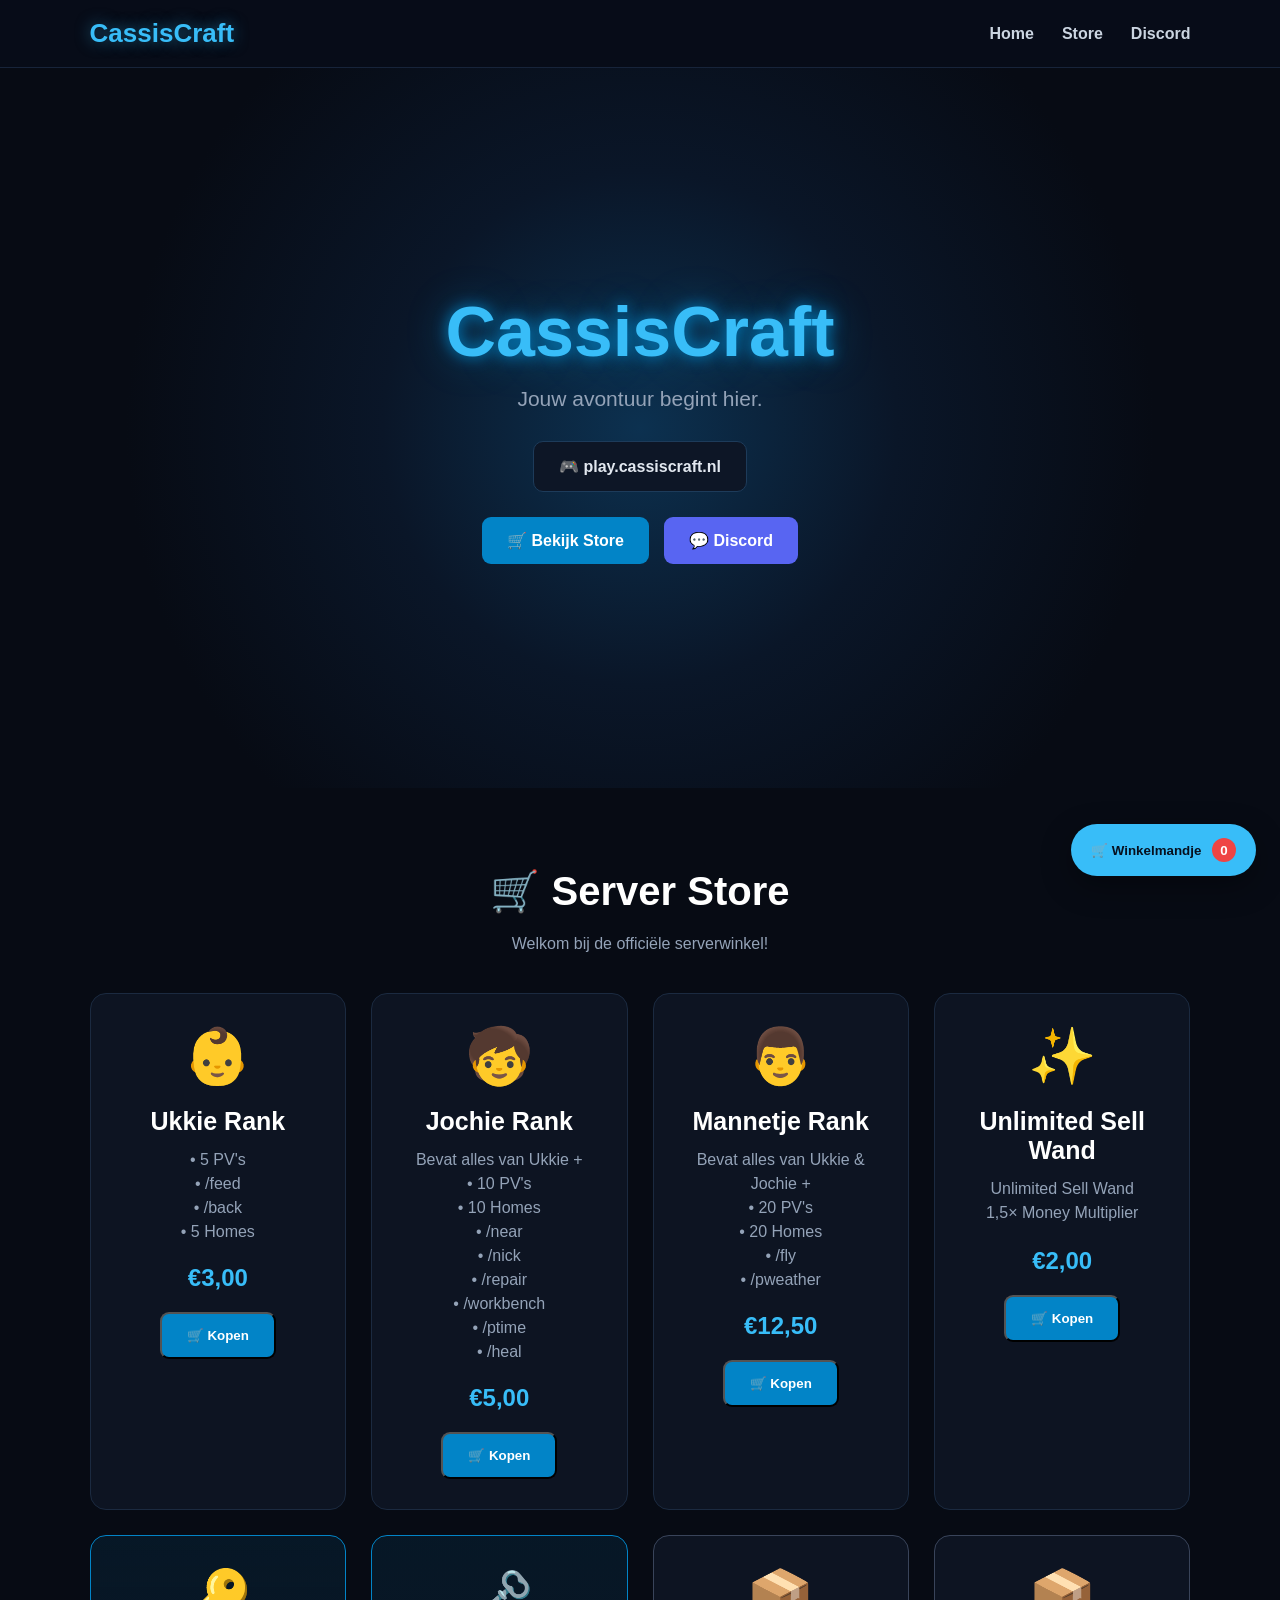
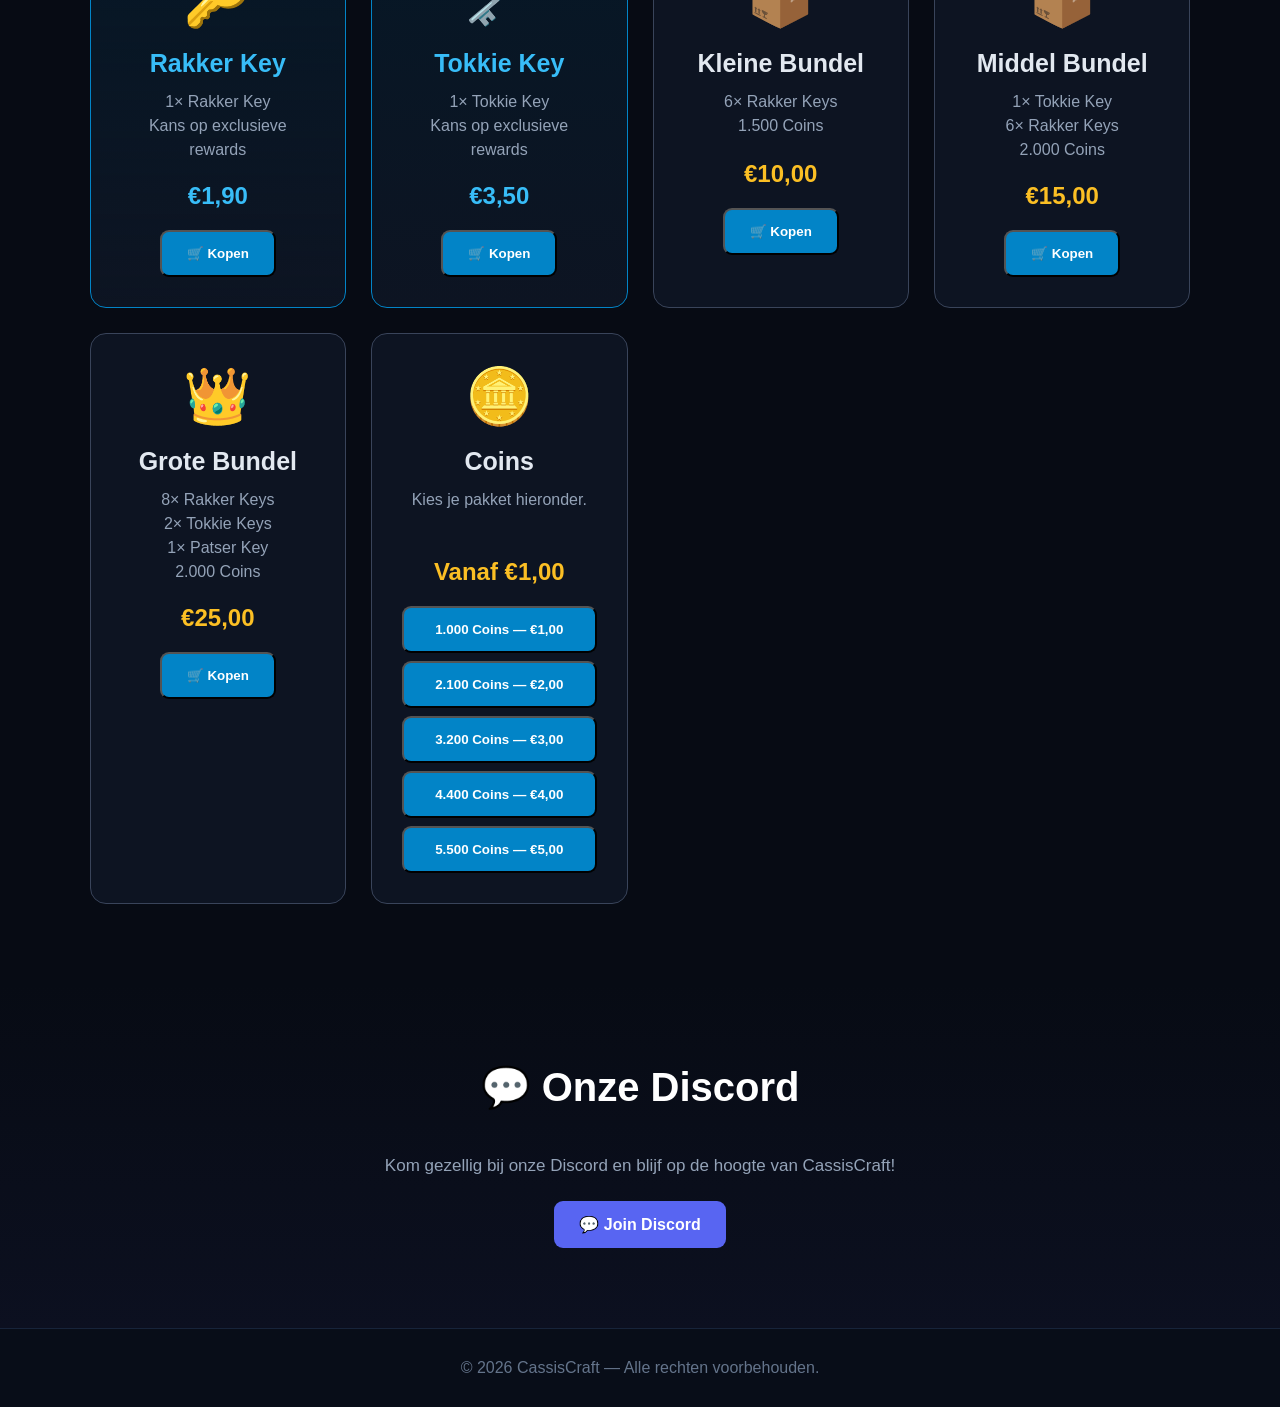
<file: index_cassiscraft_store_no_ticket.html>
<!DOCTYPE html>
<html lang="nl">
<head>
    <meta charset="UTF-8">
    <meta name="viewport" content="width=device-width, initial-scale=1.0">

    <title>CassisCraft | Minecraft Server</title>

    <style>
        * {
            margin: 0;
            padding: 0;
            box-sizing: border-box;
        }

        html {
            scroll-behavior: smooth;
        }

        body {
            font-family: Arial, Helvetica, sans-serif;
            background: #070b14;
            color: white;
        }

        /* NAVBAR */

        header {
            position: sticky;
            top: 0;
            z-index: 1000;

            display: flex;
            justify-content: space-between;
            align-items: center;

            padding: 18px 7%;

            background: rgba(8, 13, 25, 0.95);
            border-bottom: 1px solid #17243a;
        }

        .logo {
            font-size: 26px;
            font-weight: 900;
            color: #38bdf8;
            text-shadow: 0 0 15px rgba(56, 189, 248, 0.5);
        }

        nav {
            display: flex;
            gap: 28px;
        }

        nav a {
            color: #cbd5e1;
            text-decoration: none;
            font-weight: bold;
            transition: 0.2s;
        }

        nav a:hover {
            color: #38bdf8;
        }

        /* HERO */

        .hero {
            min-height: 80vh;

            display: flex;
            flex-direction: column;
            justify-content: center;
            align-items: center;

            text-align: center;

            padding: 50px 20px;

            background:
                radial-gradient(
                    circle at center,
                    #0c3150 0%,
                    #0a1628 35%,
                    #070b14 70%
                );
        }

        .hero h1 {
            font-size: 70px;
            font-weight: 900;

            color: #38bdf8;

            text-shadow:
                0 0 15px #0284c7,
                0 0 40px rgba(14, 165, 233, 0.4);

            margin-bottom: 15px;
        }

        .hero p {
            font-size: 21px;
            color: #94a3b8;
            margin-bottom: 30px;
        }

        .server-ip {
            padding: 15px 25px;

            background: #0d1626;

            border: 1px solid #1d3b5a;
            border-radius: 10px;

            color: #e2e8f0;

            font-weight: bold;

            margin-bottom: 25px;
        }

        .buttons {
            display: flex;
            gap: 15px;
        }

        .button {
            display: inline-block;

            padding: 14px 25px;

            border-radius: 9px;

            text-decoration: none;

            color: white;

            background: #0284c7;

            font-weight: bold;

            transition: 0.2s;
        }

        .button:hover {
            transform: translateY(-3px);
            background: #0ea5e9;
            box-shadow: 0 8px 25px rgba(14, 165, 233, 0.25);
        }

        .discord {
            background: #5865f2;
        }

        .discord:hover {
            background: #4752c4;
        }

        /* SECTIONS */

        section {
            padding: 80px 7%;
        }

        .section-title {
            text-align: center;

            font-size: 40px;

            margin-bottom: 45px;
        }

        .section-subtitle {
            text-align: center;

            color: #94a3b8;

            margin-top: -25px;
            margin-bottom: 40px;
        }

        /* STORE */

        .products {
            display: grid;

            grid-template-columns:
                repeat(auto-fit, minmax(240px, 1fr));

            gap: 25px;

            max-width: 1200px;

            margin: auto;
        }

        .card {
            background: #0d1422;

            border: 1px solid #1b2a40;

            border-radius: 16px;

            padding: 30px;

            text-align: center;

            transition: 0.25s;
        }

        .card:hover {
            transform: translateY(-7px);

            border-color: #38bdf8;

            box-shadow:
                0 10px 35px rgba(0, 0, 0, 0.35),
                0 0 20px rgba(56, 189, 248, 0.08);
        }

        .card-icon {
            font-size: 55px;

            margin-bottom: 18px;
        }

        .card h3 {
            font-size: 25px;

            margin-bottom: 12px;
        }

        .card p {
            color: #94a3b8;

            line-height: 1.5;

            min-height: 50px;

            margin-bottom: 20px;
        }

        .price {
            font-size: 24px;

            font-weight: 900;

            color: #38bdf8;

            margin-bottom: 20px;
        }

        /* RAKKER */

        .rakker {
            border-color: #0284c7;
            background:
                linear-gradient(
                    180deg,
                    rgba(2, 132, 199, 0.10),
                    #0d1422
                );
        }

        .rakker:hover {
            border-color: #38bdf8;
        }

        .rakker h3,
        .rakker .price {
            color: #38bdf8;
        }

        /* BUNDLES */

        .bundle {
            border-color: #39445a;
        }

        .bundle h3 {
            color: #e2e8f0;
        }

        .bundle .price {
            color: #fbbf24;
        }

        .bundle:hover {
            border-color: #f59e0b;
        }

        /* DISCORD */

        .discord-section {
            background:
                linear-gradient(
                    180deg,
                    #070b14,
                    #0c1020
                );

            text-align: center;
        }

        .discord-section p {
            color: #94a3b8;

            margin-bottom: 25px;

            font-size: 17px;
        }

        /* FOOTER */

        footer {
            text-align: center;

            padding: 30px;

            background: #080d18;

            border-top: 1px solid #17243a;

            color: #64748b;
        }

        /* MOBILE */

        @media (max-width: 700px) {

            header {
                justify-content: center;
            }

            nav {
                display: none;
            }

            .hero {
                min-height: 75vh;
            }

            .hero h1 {
                font-size: 45px;
            }

            .hero p {
                font-size: 17px;
            }

            .buttons {
                flex-direction: column;
                width: 100%;
                max-width: 280px;
            }

            .button {
                text-align: center;
            }

            .section-title {
                font-size: 32px;
            }
        }
    
        .cart-button{position:fixed;right:24px;bottom:24px;z-index:2000;border:0;border-radius:999px;padding:14px 20px;background:#38bdf8;color:#07111f;font-weight:900;cursor:pointer;box-shadow:0 10px 30px rgba(0,0,0,.35)}
        .cart-count{display:inline-flex;min-width:24px;height:24px;align-items:center;justify-content:center;margin-left:7px;padding:0 6px;border-radius:999px;background:#ef4444;color:#fff}
        .modal{display:none;position:fixed;inset:0;z-index:3000;background:rgba(0,0,0,.72);padding:25px;overflow-y:auto}
        .modal.open{display:flex;align-items:center;justify-content:center}
        .modal-box{width:min(620px,100%);background:#0d1422;border:1px solid #243752;border-radius:18px;padding:28px;box-shadow:0 20px 70px rgba(0,0,0,.55)}
        .cart-item{display:flex;align-items:center;justify-content:space-between;gap:15px;padding:14px 0;border-bottom:1px solid #1b2a40}
        .quantity{display:flex;align-items:center;gap:8px}.quantity button{width:32px;height:32px;border:1px solid #334155;border-radius:8px;background:#111c2e;color:#fff;cursor:pointer}
        .cart-total{display:flex;justify-content:space-between;margin:22px 0;font-size:22px;font-weight:900}
        .form-grid{display:grid;gap:14px}.form-grid label{color:#cbd5e1;font-weight:700}.form-grid input{width:100%;margin-top:7px;padding:13px 14px;border-radius:10px;border:1px solid #334155;background:#080f1c;color:#fff;outline:none}
        .modal-actions{display:flex;gap:10px;justify-content:flex-end;margin-top:20px;flex-wrap:wrap}.secondary-button{padding:14px 20px;border-radius:9px;border:1px solid #334155;background:#111c2e;color:#fff;cursor:pointer;font-weight:800}
        .notice{padding:12px 14px;border-radius:10px;background:rgba(56,189,248,.08);border:1px solid #1d4d6d;color:#cbd5e1;margin-bottom:16px;line-height:1.5}
    
</style>
</head>

<body>

    <!-- NAVIGATIE -->

    <header>

        <div class="logo">
            CassisCraft
        </div>

        <nav>
            <a href="#home">Home</a>
            <a href="#store">Store</a>
            <a href="#discord">Discord</a>
        </nav>

    </header>


    <!-- HOME -->

    <section class="hero" id="home">

        <h1>CassisCraft</h1>

        <p>
            Jouw avontuur begint hier.
        </p>

        <div class="server-ip">
            🎮 play.cassiscraft.nl
        </div>

        <div class="buttons">

            <a href="#store" class="button">
                🛒 Bekijk Store
            </a>

            <a href="#discord" class="button discord">
                💬 Discord
            </a>

        </div>

    </section>


    <!-- STORE -->
    <section id="store">
        <h2 class="section-title">🛒 Server Store</h2>
        <p class="section-subtitle">Welkom bij de officiële serverwinkel!</p>

        <div class="products">

            <div class="card">
                <div class="card-icon">👶</div>
                <h3>Ukkie Rank</h3>
                <p>• 5 PV's<br>• /feed<br>• /back<br>• 5 Homes</p>
                <div class="price">€3,00</div>
                <button type="button" class="button" onclick="addToCart('Ukkie Rank', 3.00)">🛒 Kopen</button>
            </div>

            <div class="card">
                <div class="card-icon">🧒</div>
                <h3>Jochie Rank</h3>
                <p>Bevat alles van Ukkie +<br>• 10 PV's<br>• 10 Homes<br>• /near<br>• /nick<br>• /repair<br>• /workbench<br>• /ptime<br>• /heal</p>
                <div class="price">€5,00</div>
                <button type="button" class="button" onclick="addToCart('Jochie Rank', 5.00)">🛒 Kopen</button>
            </div>

            <div class="card">
                <div class="card-icon">👨</div>
                <h3>Mannetje Rank</h3>
                <p>Bevat alles van Ukkie &amp; Jochie +<br>• 20 PV's<br>• 20 Homes<br>• /fly<br>• /pweather</p>
                <div class="price">€12,50</div>
                <button type="button" class="button" onclick="addToCart('Mannetje Rank', 12.50)">🛒 Kopen</button>
            </div>

            <div class="card">
                <div class="card-icon">✨</div>
                <h3>Unlimited Sell Wand</h3>
                <p>Unlimited Sell Wand<br>1,5× Money Multiplier</p>
                <div class="price">€2,00</div>
                <button type="button" class="button" onclick="addToCart('Unlimited Sell Wand', 2.00)">🛒 Kopen</button>
            </div>

            <div class="card rakker">
                <div class="card-icon">🔑</div>
                <h3>Rakker Key</h3>
                <p>1× Rakker Key<br>Kans op exclusieve rewards</p>
                <div class="price">€1,90</div>
                <button type="button" class="button" onclick="addToCart('Rakker Key', 1.90)">🛒 Kopen</button>
            </div>

            <div class="card rakker">
                <div class="card-icon">🗝️</div>
                <h3>Tokkie Key</h3>
                <p>1× Tokkie Key<br>Kans op exclusieve rewards</p>
                <div class="price">€3,50</div>
                <button type="button" class="button" onclick="addToCart('Tokkie Key', 3.50)">🛒 Kopen</button>
            </div>

            <div class="card bundle">
                <div class="card-icon">📦</div>
                <h3>Kleine Bundel</h3>
                <p>6× Rakker Keys<br>1.500 Coins</p>
                <div class="price">€10,00</div>
                <button type="button" class="button" onclick="addToCart('Kleine Bundel', 10.00)">🛒 Kopen</button>
            </div>

            <div class="card bundle">
                <div class="card-icon">📦</div>
                <h3>Middel Bundel</h3>
                <p>1× Tokkie Key<br>6× Rakker Keys<br>2.000 Coins</p>
                <div class="price">€15,00</div>
                <button type="button" class="button" onclick="addToCart('Middel Bundel', 15.00)">🛒 Kopen</button>
            </div>

            <div class="card bundle">
                <div class="card-icon">👑</div>
                <h3>Grote Bundel</h3>
                <p>8× Rakker Keys<br>2× Tokkie Keys<br>1× Patser Key<br>2.000 Coins</p>
                <div class="price">€25,00</div>
                <button type="button" class="button" onclick="addToCart('Grote Bundel', 25.00)">🛒 Kopen</button>
            </div>

            <div class="card bundle">
                <div class="card-icon">🪙</div>
                <h3>Coins</h3>
                <p>
                    Kies je pakket hieronder.
                </p>
                <div class="price">Vanaf €1,00</div>
                <div style="display:grid;gap:8px;">
                    <button type="button" class="button" onclick="addToCart('1.000 Coins', 1.00)">1.000 Coins — €1,00</button>
                    <button type="button" class="button" onclick="addToCart('2.100 Coins', 2.00)">2.100 Coins — €2,00</button>
                    <button type="button" class="button" onclick="addToCart('3.200 Coins', 3.00)">3.200 Coins — €3,00</button>
                    <button type="button" class="button" onclick="addToCart('4.400 Coins', 4.00)">4.400 Coins — €4,00</button>
                    <button type="button" class="button" onclick="addToCart('5.500 Coins', 5.00)">5.500 Coins — €5,00</button>
                </div>
            </div>
        </div>

    </section>

    <!-- DISCORD -->

    <section class="discord-section" id="discord">

        <h2 class="section-title">
            💬 Onze Discord
        </h2>

        <p>
            Kom gezellig bij onze Discord en blijf op de hoogte van CassisCraft!
        </p>

        <a href="#" class="button discord">
            💬 Join Discord
        </a>

    </section>


    
    <button class="cart-button" type="button" onclick="openCart()">🛒 Winkelmandje <span id="cartCount" class="cart-count">0</span></button>
    <div class="modal" id="cartModal">
      <div class="modal-box">
        <h2>🛒 Jouw winkelmandje</h2>
        <div id="cartItems"></div>
        <div class="cart-total"><span>Totaal</span><span id="cartTotal">€0,00</span></div>
        <div class="modal-actions"><button class="secondary-button" onclick="closeModal('cartModal')">Sluiten</button><button class="button" onclick="openCheckout()">Aankoop doen</button></div>
      </div>
    </div>
    <div class="modal" id="checkoutModal">
      <div class="modal-box">
        <h2>🧾 Bestelling plaatsen</h2>
        <form id="checkoutForm" class="form-grid">
          <label>Discord gebruikersnaam *<input id="discordUser" required></label>
          <label>Minecraft naam *<input id="minecraftUser" required></label>
          <label>Gmail / e-mailadres *<input id="email" type="email" required></label>
          <input id="website" name="website" type="text" autocomplete="off" tabindex="-1" style="position:absolute;left:-9999px;width:1px;height:1px;opacity:0;" aria-hidden="true">
          <div class="notice"><div id="checkoutItems"></div><strong>Totaal: <span id="checkoutTotal">€0,00</span></strong></div>
          <div class="modal-actions"><button type="button" class="secondary-button" onclick="backToCart()">Terug</button><button class="button" type="submit">📨 Bestelling versturen</button></div>
        </form>
        <p id="orderStatus" style="margin-top:15px;"></p>
      </div>
    </div>
    
<!-- FOOTER -->

    <footer>

        © 2026 CassisCraft — Alle rechten voorbehouden.

    </footer>


    <script>
      // TODO: VUL HIER JE WORKER-URL IN (zie cloudflare-worker/README.md, stap 5)
      const ORDER_API_URL = "https://autumn-boat-ba2e.chaoscraftmc100.workers.dev";
      let cart=[];
      const euro=n=>new Intl.NumberFormat('nl-NL',{style:'currency',currency:'EUR'}).format(n);
      function addToCart(name,price){let x=cart.find(i=>i.name===name);x?x.quantity++:cart.push({name,price,quantity:1});updateCart();openCart();}
      function changeQuantity(i,a){if(!cart[i])return;cart[i].quantity+=a;if(cart[i].quantity<=0)cart.splice(i,1);updateCart();}
      function total(){return cart.reduce((s,i)=>s+i.price*i.quantity,0)}
      function updateCart(){document.getElementById('cartCount').textContent=cart.reduce((s,i)=>s+i.quantity,0);document.getElementById('cartTotal').textContent=euro(total());document.getElementById('cartItems').innerHTML=cart.length?cart.map((i,n)=>`<div class="cart-item"><div><strong>${i.name}</strong><br><small>${euro(i.price)} per stuk</small></div><div class="quantity"><button onclick="changeQuantity(${n},-1)">−</button><strong>${i.quantity}</strong><button onclick="changeQuantity(${n},1)">+</button></div></div>`).join(''):'<div class="notice">Je winkelmandje is nog leeg.</div>';}
      function openCart(){updateCart();document.getElementById('cartModal').classList.add('open')}
      function closeModal(id){document.getElementById(id).classList.remove('open')}
      function openCheckout(){if(!cart.length)return alert('Je winkelmandje is leeg.');closeModal('cartModal');document.getElementById('checkoutItems').innerHTML=cart.map(i=>`${i.quantity}× ${i.name} — ${euro(i.price*i.quantity)}`).join('<br>');document.getElementById('checkoutTotal').textContent=euro(total());document.getElementById('checkoutModal').classList.add('open')}
      function backToCart(){closeModal('checkoutModal');openCart()}
      document.getElementById('checkoutForm').addEventListener('submit',async e=>{
        e.preventDefault();
        const status=document.getElementById('orderStatus');
        const submitBtn=e.target.querySelector('button[type="submit"]');
        const order=cart.map(i=>`${i.quantity}x ${i.name} — ${euro(i.price*i.quantity)}`).join('\n');
        const payload={
          discordUser:document.getElementById('discordUser').value,
          minecraftUser:document.getElementById('minecraftUser').value,
          email:document.getElementById('email').value,
          order:order,
          total:euro(total()),
          website:document.getElementById('website').value // honeypot, moet leeg blijven
        };
        submitBtn.disabled=true;
        status.textContent='Bestelling wordt verstuurd...';
        try{
          let r=await fetch(ORDER_API_URL,{method:'POST',headers:{'Content-Type':'application/json'},body:JSON.stringify(payload)});
          if(!r.ok) throw new Error();
          status.textContent='✅ Bestelling verstuurd! Check je Discord DMs of wacht op reactie van staff.';
          cart=[];updateCart();e.target.reset();
        }catch{
          status.textContent='❌ Versturen mislukt. Probeer het later opnieuw of neem contact op via Discord.';
        }finally{
          submitBtn.disabled=false;
        }
      });
      updateCart();
    </script>
    
</body>
</html>
</file>
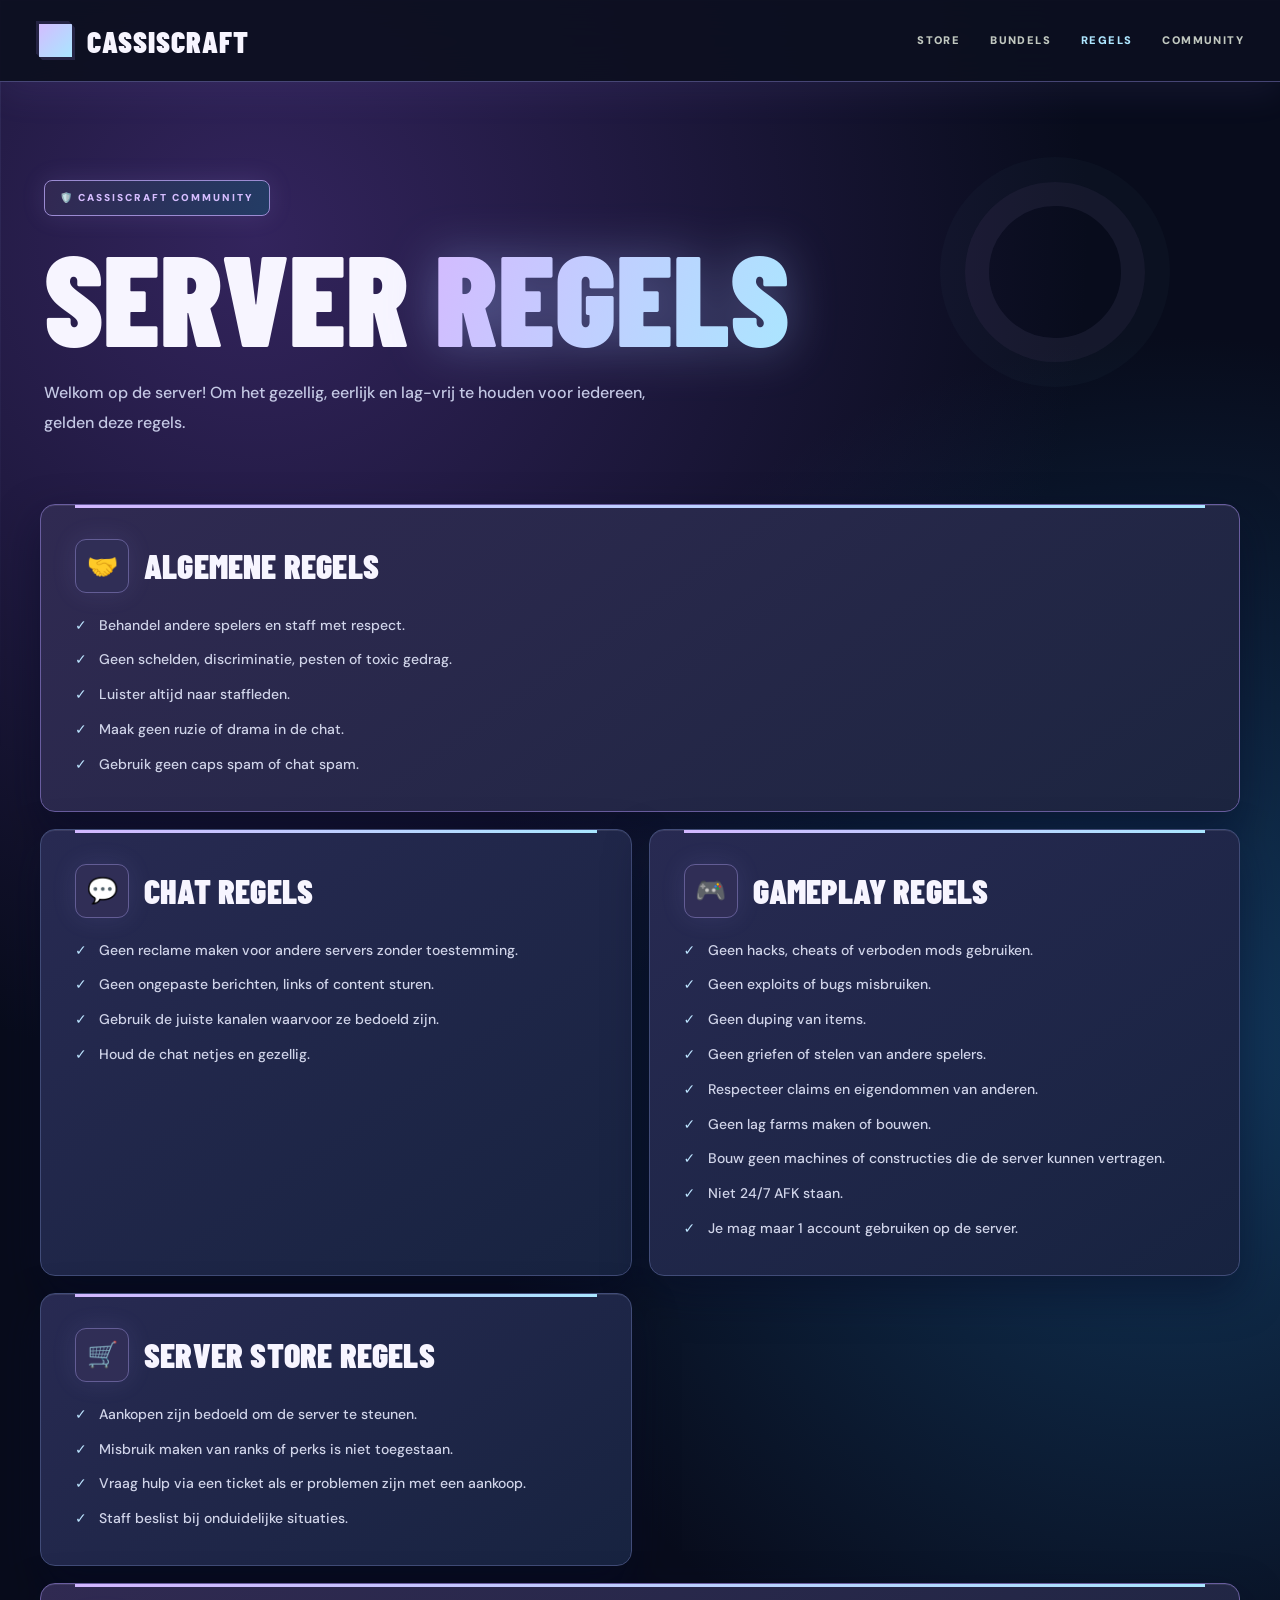
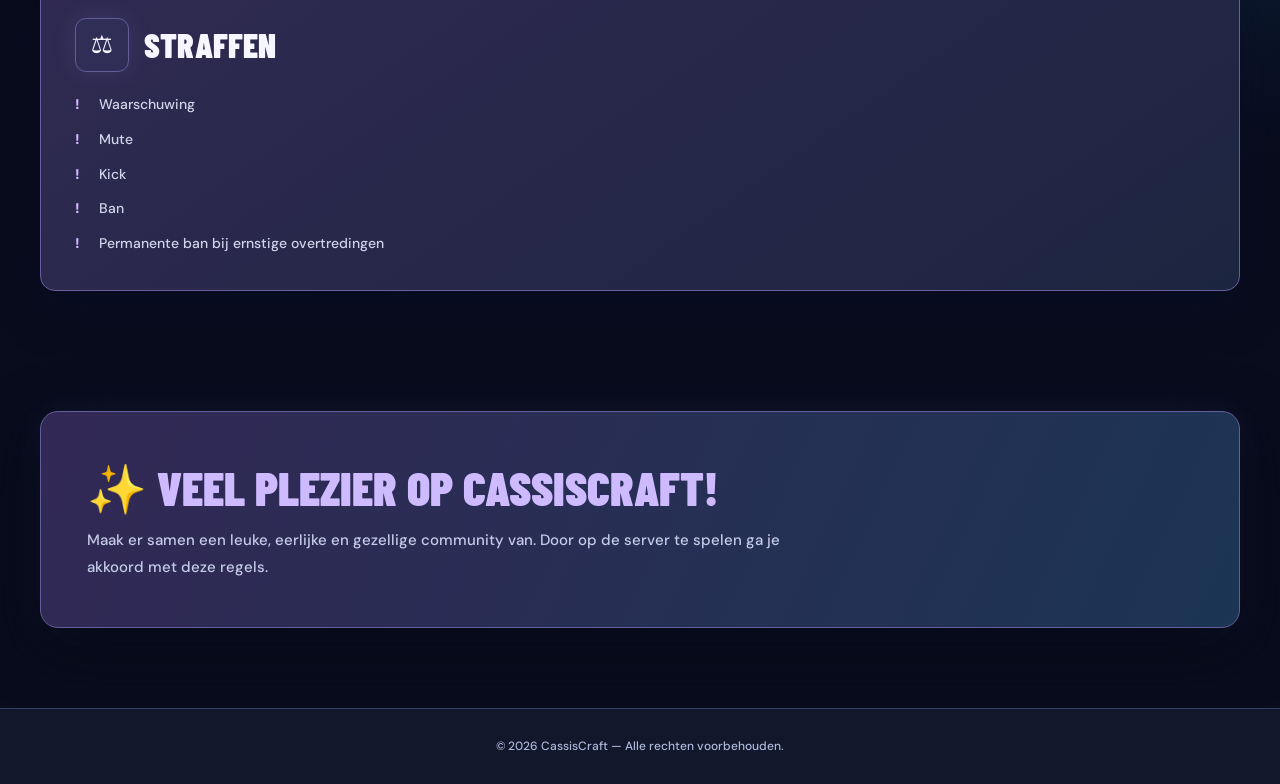
<file: regels.html>
<!DOCTYPE html>
<html lang="nl">
<head>
<meta charset="UTF-8">
<meta name="viewport" content="width=device-width, initial-scale=1.0">
<meta name="theme-color" content="#0c1020">
<title>CassisCraft | Server Regels</title>
<style>
@import url('https://fonts.googleapis.com/css2?family=Barlow+Condensed:wght@600;700;800;900&family=DM+Sans:wght@400;500;600;700;800&display=swap');
:root{--bg:#0c1020;--lime:#cbb6ff;--muted:#b0bcb0}
*,*:before,*:after{box-sizing:border-box}
html{scroll-behavior:smooth}
body{margin:0;min-height:100vh;background:radial-gradient(circle at 10% 15%,#26264b,transparent 29%),radial-gradient(circle at 90% 0%,#232019,transparent 38%),#0c1020;color:#f8f8f0;font:500 15px/1.6 'DM Sans',Inter,system-ui,sans-serif;overflow-x:hidden}
body:before{content:"";position:fixed;inset:0;pointer-events:none;opacity:.15;background:linear-gradient(#778b78 1px,transparent 1px),linear-gradient(90deg,#778b78 1px,transparent 1px);background-size:45px 45px;mask-image:linear-gradient(to bottom,#000,transparent 85%);z-index:-1}
a{color:inherit}
a:focus-visible{outline:3px solid var(--lime);outline-offset:4px}
.nav{position:sticky;top:0;z-index:100;background:rgba(10,13,13,.93);backdrop-filter:blur(20px);border-bottom:1px solid #303958}
.navin{width:min(1280px,calc(100% - 72px));min-height:81px;margin:auto;display:flex;align-items:center;gap:35px}
.brand{display:flex;align-items:center;gap:12px;text-transform:uppercase;font:900 30px 'Barlow Condensed',Impact,sans-serif;letter-spacing:1px;margin-right:auto}
.brandDot{width:39px;height:39px;background:var(--lime);border:3px solid #182410;box-shadow:4px 4px 0 #8d78de;clip-path:polygon(0 0,84% 0,100% 17%,100% 100%,16% 100%,0 83%);border-radius:0}
.navlinks{display:flex;gap:30px;align-items:center}
.navlinks a{text-decoration:none;color:#c1c8c0;letter-spacing:1.4px;text-transform:uppercase;font-size:11px;font-weight:900}
.navlinks a:hover,.navlinks a[aria-current="page"]{color:var(--lime)}
.hero{width:min(1250px,calc(100% - 48px));max-width:1250px;margin:0 auto;text-align:left;padding:98px 20px 65px;position:relative}
.hero:after{content:"";position:absolute;right:9%;top:100px;width:180px;height:180px;border:24px solid rgba(201,253,101,.045);box-shadow:0 0 0 25px rgba(201,253,101,.025);border-radius:50%;pointer-events:none}
.pill{display:inline-flex;align-items:center;gap:8px;padding:9px 15px;background:#28294d;border:1px solid #68618e;border-radius:8px;color:var(--lime);text-transform:uppercase;font-size:10px;font-weight:900;letter-spacing:2px}
.hero h1{font:900 clamp(69px,10vw,128px)/.89 'Barlow Condensed',Impact,sans-serif;text-transform:uppercase;letter-spacing:0;margin:24px 0}
.hero h1 span{color:var(--lime);text-shadow:none}
.hero p{max-width:650px;color:#b1bfaf;font-size:16px;line-height:1.9;margin:0}
.rules{width:min(1200px,calc(100% - 48px));max-width:1200px;margin:0 auto;padding:0 0 120px;display:grid;grid-template-columns:repeat(2,minmax(0,1fr));gap:17px}
.rule-card{position:relative;overflow:hidden;padding:34px;background:linear-gradient(150deg,#1b2440,#141b31);border:1px solid #3c4569;border-radius:15px;transition:transform .25s,border-color .25s}
.rule-card:before{content:"";position:absolute;top:0;left:34px;right:34px;width:auto;height:3px;background:var(--lime);box-shadow:none}
.rule-card:hover{transform:translateY(-4px);border-color:#b4a3f3}
.rule-card.welcome,.rule-card.punishments{background:linear-gradient(145deg,#252d21,#141a15);border-color:#736aa4}
.rule-card.welcome{grid-column:span 2}
.rule-card.punishments{grid-column:span 2}
.rule-head{display:flex;gap:15px;align-items:center;margin-bottom:21px}
.rule-icon{display:grid;place-items:center;width:54px;height:54px;flex:none;border:1px solid #466047;border-radius:11px;background:#2b3056;font-size:25px}
.rule-card h2{font:900 34px/1 'Barlow Condensed',Impact,sans-serif;letter-spacing:.2px;text-transform:uppercase;margin:0}
.rule-list{margin:0;padding:0;list-style:none;display:grid;gap:11px}
.rule-list li{color:#c2cfc0;position:relative;padding-left:24px;line-height:1.7;font-size:14px}
.rule-list li:before{content:"✓";position:absolute;left:0;top:0;color:var(--lime);font-weight:900}
.rule-card.punishments .rule-list li:before{content:"!";color:#ffd08a}
.ending{max-width:1200px;margin:0 auto 80px;padding:46px;background:linear-gradient(120deg,#1d2945,#161d16);border:1px solid #69638e;border-radius:18px;text-align:left}
.ending h2{font:900 48px 'Barlow Condensed',Impact,sans-serif;text-transform:uppercase;margin:0 0 9px;color:var(--lime)}
.ending p{margin:0;max-width:740px;color:#b9c7b7;line-height:1.8}
.footer{border-top:1px solid #303a59;background:#11182b;text-align:center;color:#8ea18a;padding:28px 15px;font-size:12px}
@media(max-width:760px){.navin{width:calc(100% - 30px);min-height:68px;gap:10px;flex-wrap:wrap;padding:12px 0}.brand{font-size:24px}.brandDot{width:30px;height:30px}.navlinks{gap:14px;flex-wrap:wrap}.navlinks a{font-size:10px;letter-spacing:0}.hero{width:calc(100% - 20px);padding:63px 8px 45px}.hero h1{font-size:clamp(58px,13vw,94px)}.hero:after{display:none}.rules{width:calc(100% - 28px);grid-template-columns:1fr;padding-bottom:65px}.rule-card.welcome,.rule-card.punishments{grid-column:auto}.rule-card{padding:25px}.rule-card h2{font-size:29px}.ending{margin:0 14px 55px;padding:29px}.ending h2{font-size:37px}}
@media(prefers-reduced-motion:reduce){*,*:before,*:after{transition:none!important;animation:none!important;scroll-behavior:auto!important}}


:root{--bg:#0c1020;--lime:#cbb6ff;--muted:#c1c8e3}
body{background:radial-gradient(circle at 10% 15%,#2b2450,transparent 31%),radial-gradient(circle at 90% 0%,#203855,transparent 39%),#0c1020;color:#f7f5ff}
body:before{background:linear-gradient(#7783bb 1px,transparent 1px),linear-gradient(90deg,#7783bb 1px,transparent 1px)}
.nav{background:rgba(12,16,32,.92);border-color:#333c6a}.brandDot{background:linear-gradient(135deg,#d3bdff,#a9e6ff);border-color:#252444;box-shadow:4px 4px 0 #726ab5}
.navlinks a:hover,.navlinks a[aria-current="page"]{color:#aee6ff}
.pill{background:#302a54;border-color:#665aa2;color:#d6bdff}
.hero h1 span{background:linear-gradient(110deg,#d4baff,#aae6ff);-webkit-background-clip:text;background-clip:text;color:transparent}
.hero p{color:#c4c8e4}
.hero:after{border-color:rgba(197,179,255,.07);box-shadow:0 0 0 25px rgba(167,220,255,.025)}
.rule-card{background:linear-gradient(150deg,#242947,#171e36);border-color:#414c78}
.rule-card:before{background:linear-gradient(90deg,#d2b7ff,#a9e6ff)}
.rule-card:hover{border-color:#988ce5;box-shadow:0 18px 50px rgba(93,94,197,.14)}
.rule-card.welcome,.rule-card.punishments{background:linear-gradient(145deg,#302a52,#1c2540);border-color:#695d9f}
.rule-icon{background:#302e56;border-color:#635d95}
.rule-list li{color:#d0d4e9}
.rule-list li:before{color:#bce4ff}
.rule-card.punishments .rule-list li:before{color:#d4b9ff}
.ending{background:linear-gradient(120deg,#302b54,#1e2a44);border-color:#635e9c}
.ending h2{color:#cdbaff}.ending p{color:#c4cbe8}.footer{background:#11182c;border-color:#333e68;color:#aeb9da}



/* Matching cosmic rules aesthetic */
body{background:radial-gradient(circle at 20% 10%,#33245d,transparent 35%),radial-gradient(circle at 92% 44%,#12385c,transparent 40%),#080c1c}
.nav{box-shadow:0 10px 38px #a18fff16;border-bottom-color:#958ee46e}
.hero h1 span{filter:drop-shadow(0 0 25px #a2baff60)}
.pill{background:linear-gradient(110deg,#322852,#233c65);border-color:#9b8bd2;box-shadow:0 0 25px #b4a4ff20}
.rule-card{background:linear-gradient(145deg,#282a52,#172340);box-shadow:inset 0 1px #ffffff16,0 18px 42px #070c2580}
.rule-card:hover{transform:translateY(-7px);box-shadow:0 23px 45px #080b20,0 0 30px #bdaaff28;border-color:#b1b4ff}
.rule-icon{box-shadow:0 0 26px #aaa5ff1c}
.ending{background:linear-gradient(115deg,#322855,#1c3554);box-shadow:0 18px 60px #050916,0 0 35px #a293ff1a}
@media(prefers-reduced-motion:reduce){*,*:before,*:after{animation:none!important;transition:none!important}}

</style>
</head>
<body>
<header class="nav"><div class="navin"><div class="brand"><span class="brandDot"></span>CassisCraft</div><nav class="navlinks"><a href="index.html">Store</a><a href="index.html#bundels">Bundels</a><a href="regels.html" aria-current="page">Regels</a><a href="index.html#community">Community</a></nav></div></header>
<section class="hero"><div class="pill">🛡️ CassisCraft Community</div><h1>Server <span>Regels</span></h1><p>Welkom op de server! Om het gezellig, eerlijk en lag-vrij te houden voor iedereen, gelden deze regels.</p></section>
<main class="rules">
<section class="rule-card welcome"><div class="rule-head"><div class="rule-icon">🤝</div><h2>Algemene Regels</h2></div><ul class="rule-list"><li>Behandel andere spelers en staff met respect.</li><li>Geen schelden, discriminatie, pesten of toxic gedrag.</li><li>Luister altijd naar staffleden.</li><li>Maak geen ruzie of drama in de chat.</li><li>Gebruik geen caps spam of chat spam.</li></ul></section>
<section class="rule-card"><div class="rule-head"><div class="rule-icon">💬</div><h2>Chat Regels</h2></div><ul class="rule-list"><li>Geen reclame maken voor andere servers zonder toestemming.</li><li>Geen ongepaste berichten, links of content sturen.</li><li>Gebruik de juiste kanalen waarvoor ze bedoeld zijn.</li><li>Houd de chat netjes en gezellig.</li></ul></section>
<section class="rule-card"><div class="rule-head"><div class="rule-icon">🎮</div><h2>Gameplay Regels</h2></div><ul class="rule-list"><li>Geen hacks, cheats of verboden mods gebruiken.</li><li>Geen exploits of bugs misbruiken.</li><li>Geen duping van items.</li><li>Geen griefen of stelen van andere spelers.</li><li>Respecteer claims en eigendommen van anderen.</li><li>Geen lag farms maken of bouwen.</li><li>Bouw geen machines of constructies die de server kunnen vertragen.</li><li>Niet 24/7 AFK staan.</li><li>Je mag maar 1 account gebruiken op de server.</li></ul></section>
<section class="rule-card"><div class="rule-head"><div class="rule-icon">🛒</div><h2>Server Store Regels</h2></div><ul class="rule-list"><li>Aankopen zijn bedoeld om de server te steunen.</li><li>Misbruik maken van ranks of perks is niet toegestaan.</li><li>Vraag hulp via een ticket als er problemen zijn met een aankoop.</li><li>Staff beslist bij onduidelijke situaties.</li></ul></section>
<section class="rule-card punishments"><div class="rule-head"><div class="rule-icon">⚖️</div><h2>Straffen</h2></div><ul class="rule-list"><li>Waarschuwing</li><li>Mute</li><li>Kick</li><li>Ban</li><li>Permanente ban bij ernstige overtredingen</li></ul></section>
</main>
<section class="ending"><h2>✨ Veel plezier op CassisCraft!</h2><p>Maak er samen een leuke, eerlijke en gezellige community van. Door op de server te spelen ga je akkoord met deze regels.</p></section>
<footer class="footer">© 2026 CassisCraft — Alle rechten voorbehouden.</footer>
</body>
</html>
</file>
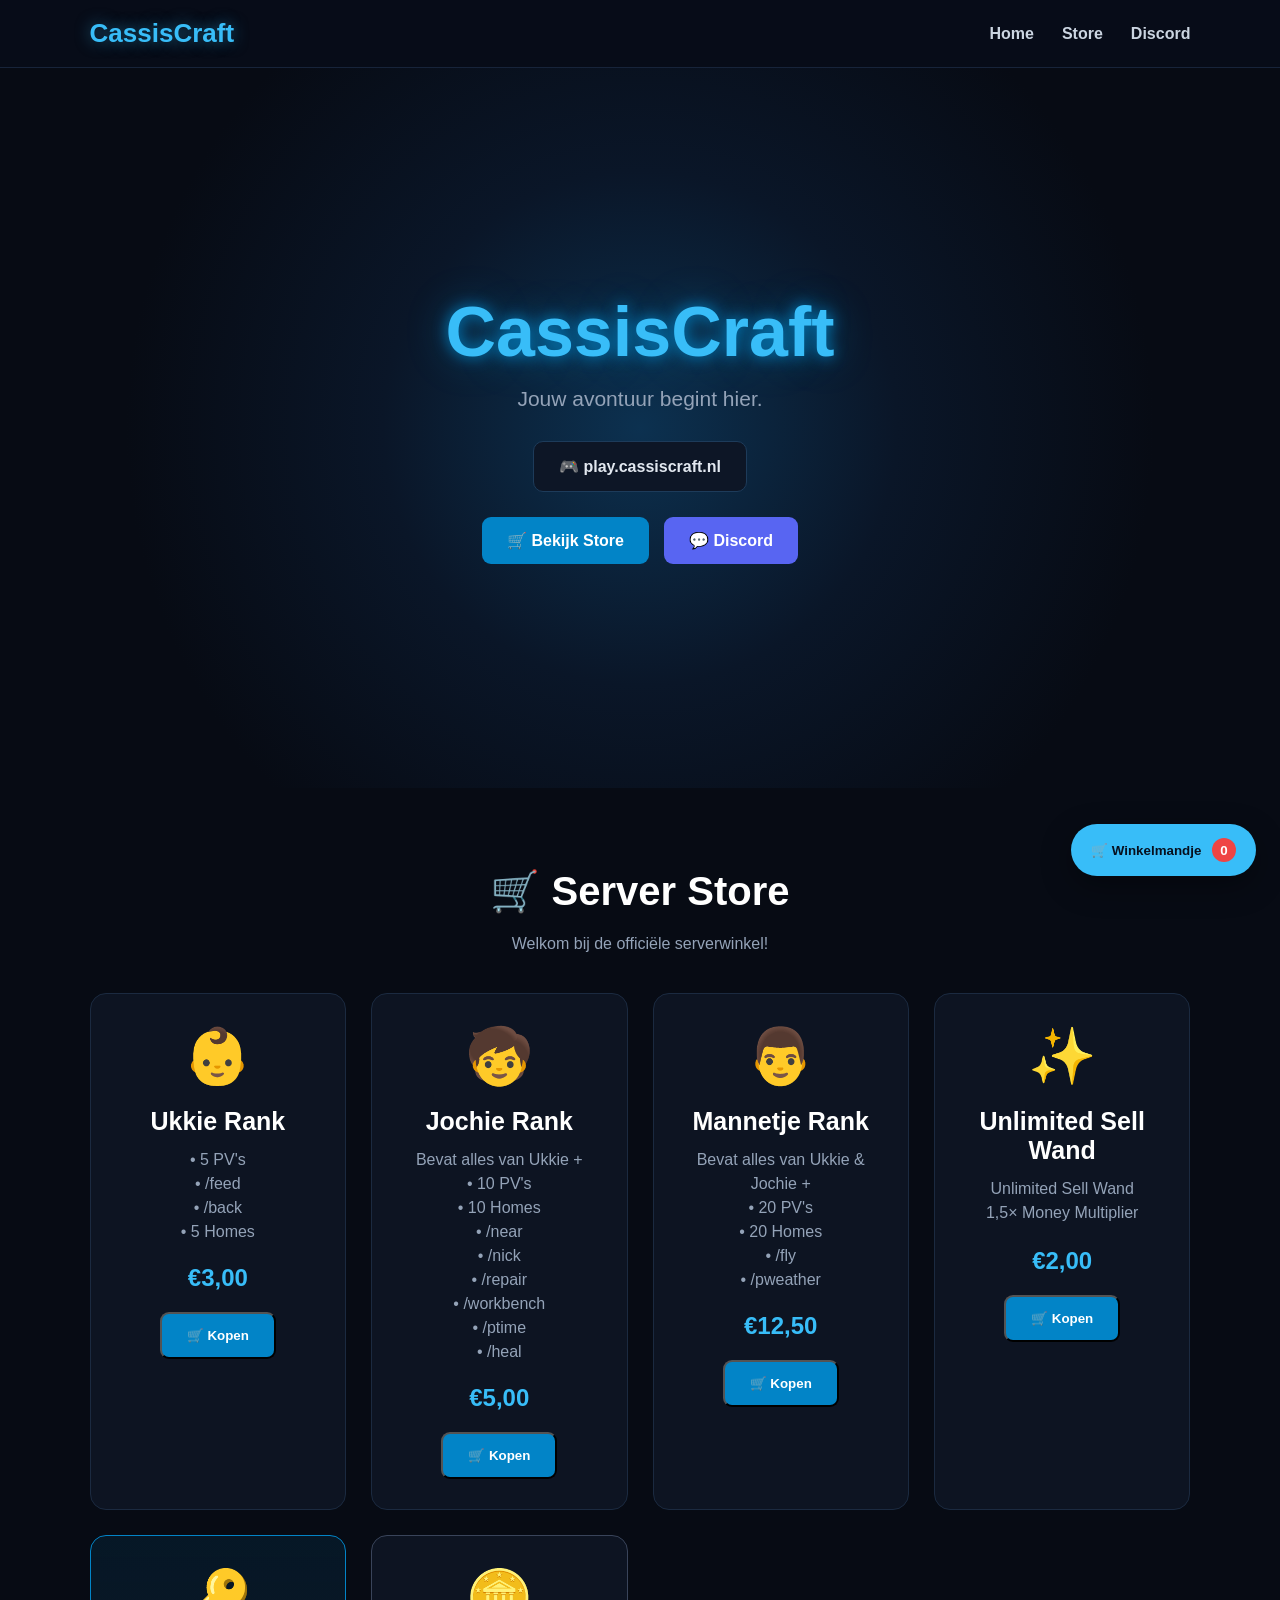
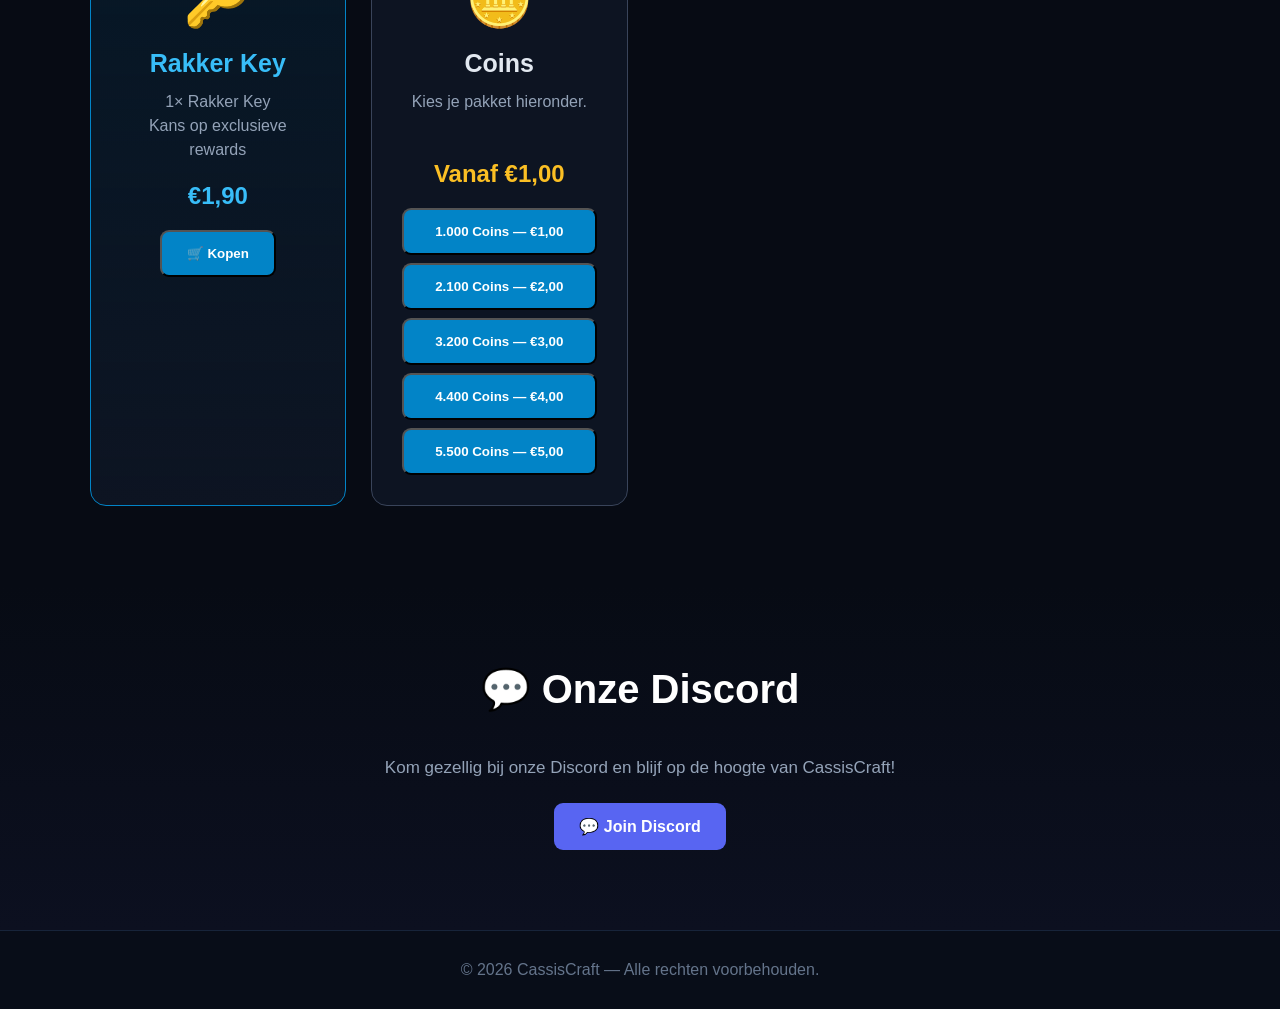
<file: test.htm>
<!DOCTYPE html>
<html lang="nl">
<head>
    <meta charset="UTF-8">
    <meta name="viewport" content="width=device-width, initial-scale=1.0">

    <title>CassisCraft | Minecraft Server</title>

    <style>
        * {
            margin: 0;
            padding: 0;
            box-sizing: border-box;
        }

        html {
            scroll-behavior: smooth;
        }

        body {
            font-family: Arial, Helvetica, sans-serif;
            background: #070b14;
            color: white;
        }

        /* NAVBAR */

        header {
            position: sticky;
            top: 0;
            z-index: 1000;

            display: flex;
            justify-content: space-between;
            align-items: center;

            padding: 18px 7%;

            background: rgba(8, 13, 25, 0.95);
            border-bottom: 1px solid #17243a;
        }

        .logo {
            font-size: 26px;
            font-weight: 900;
            color: #38bdf8;
            text-shadow: 0 0 15px rgba(56, 189, 248, 0.5);
        }

        nav {
            display: flex;
            gap: 28px;
        }

        nav a {
            color: #cbd5e1;
            text-decoration: none;
            font-weight: bold;
            transition: 0.2s;
        }

        nav a:hover {
            color: #38bdf8;
        }

        /* HERO */

        .hero {
            min-height: 80vh;

            display: flex;
            flex-direction: column;
            justify-content: center;
            align-items: center;

            text-align: center;

            padding: 50px 20px;

            background:
                radial-gradient(
                    circle at center,
                    #0c3150 0%,
                    #0a1628 35%,
                    #070b14 70%
                );
        }

        .hero h1 {
            font-size: 70px;
            font-weight: 900;

            color: #38bdf8;

            text-shadow:
                0 0 15px #0284c7,
                0 0 40px rgba(14, 165, 233, 0.4);

            margin-bottom: 15px;
        }

        .hero p {
            font-size: 21px;
            color: #94a3b8;
            margin-bottom: 30px;
        }

        .server-ip {
            padding: 15px 25px;

            background: #0d1626;

            border: 1px solid #1d3b5a;
            border-radius: 10px;

            color: #e2e8f0;

            font-weight: bold;

            margin-bottom: 25px;
        }

        .buttons {
            display: flex;
            gap: 15px;
        }

        .button {
            display: inline-block;

            padding: 14px 25px;

            border-radius: 9px;

            text-decoration: none;

            color: white;

            background: #0284c7;

            font-weight: bold;

            transition: 0.2s;
        }

        .button:hover {
            transform: translateY(-3px);
            background: #0ea5e9;
            box-shadow: 0 8px 25px rgba(14, 165, 233, 0.25);
        }

        .discord {
            background: #5865f2;
        }

        .discord:hover {
            background: #4752c4;
        }

        /* SECTIONS */

        section {
            padding: 80px 7%;
        }

        .section-title {
            text-align: center;

            font-size: 40px;

            margin-bottom: 45px;
        }

        .section-subtitle {
            text-align: center;

            color: #94a3b8;

            margin-top: -25px;
            margin-bottom: 40px;
        }

        /* STORE */

        .products {
            display: grid;

            grid-template-columns:
                repeat(auto-fit, minmax(240px, 1fr));

            gap: 25px;

            max-width: 1200px;

            margin: auto;
        }

        .card {
            background: #0d1422;

            border: 1px solid #1b2a40;

            border-radius: 16px;

            padding: 30px;

            text-align: center;

            transition: 0.25s;
        }

        .card:hover {
            transform: translateY(-7px);

            border-color: #38bdf8;

            box-shadow:
                0 10px 35px rgba(0, 0, 0, 0.35),
                0 0 20px rgba(56, 189, 248, 0.08);
        }

        .card-icon {
            font-size: 55px;

            margin-bottom: 18px;
        }

        .card h3 {
            font-size: 25px;

            margin-bottom: 12px;
        }

        .card p {
            color: #94a3b8;

            line-height: 1.5;

            min-height: 50px;

            margin-bottom: 20px;
        }

        .price {
            font-size: 24px;

            font-weight: 900;

            color: #38bdf8;

            margin-bottom: 20px;
        }

        /* RAKKER */

        .rakker {
            border-color: #0284c7;
            background:
                linear-gradient(
                    180deg,
                    rgba(2, 132, 199, 0.10),
                    #0d1422
                );
        }

        .rakker:hover {
            border-color: #38bdf8;
        }

        .rakker h3,
        .rakker .price {
            color: #38bdf8;
        }

        /* BUNDLES */

        .bundle {
            border-color: #39445a;
        }

        .bundle h3 {
            color: #e2e8f0;
        }

        .bundle .price {
            color: #fbbf24;
        }

        .bundle:hover {
            border-color: #f59e0b;
        }

        /* DISCORD */

        .discord-section {
            background:
                linear-gradient(
                    180deg,
                    #070b14,
                    #0c1020
                );

            text-align: center;
        }

        .discord-section p {
            color: #94a3b8;

            margin-bottom: 25px;

            font-size: 17px;
        }

        /* FOOTER */

        footer {
            text-align: center;

            padding: 30px;

            background: #080d18;

            border-top: 1px solid #17243a;

            color: #64748b;
        }

        /* MOBILE */

        @media (max-width: 700px) {

            header {
                justify-content: center;
            }

            nav {
                display: none;
            }

            .hero {
                min-height: 75vh;
            }

            .hero h1 {
                font-size: 45px;
            }

            .hero p {
                font-size: 17px;
            }

            .buttons {
                flex-direction: column;
                width: 100%;
                max-width: 280px;
            }

            .button {
                text-align: center;
            }

            .section-title {
                font-size: 32px;
            }
        }
    
        .cart-button{position:fixed;right:24px;bottom:24px;z-index:2000;border:0;border-radius:999px;padding:14px 20px;background:#38bdf8;color:#07111f;font-weight:900;cursor:pointer;box-shadow:0 10px 30px rgba(0,0,0,.35)}
        .cart-count{display:inline-flex;min-width:24px;height:24px;align-items:center;justify-content:center;margin-left:7px;padding:0 6px;border-radius:999px;background:#ef4444;color:#fff}
        .modal{display:none;position:fixed;inset:0;z-index:3000;background:rgba(0,0,0,.72);padding:25px;overflow-y:auto}
        .modal.open{display:flex;align-items:center;justify-content:center}
        .modal-box{width:min(620px,100%);background:#0d1422;border:1px solid #243752;border-radius:18px;padding:28px;box-shadow:0 20px 70px rgba(0,0,0,.55)}
        .cart-item{display:flex;align-items:center;justify-content:space-between;gap:15px;padding:14px 0;border-bottom:1px solid #1b2a40}
        .quantity{display:flex;align-items:center;gap:8px}.quantity button{width:32px;height:32px;border:1px solid #334155;border-radius:8px;background:#111c2e;color:#fff;cursor:pointer}
        .cart-total{display:flex;justify-content:space-between;margin:22px 0;font-size:22px;font-weight:900}
        .form-grid{display:grid;gap:14px}.form-grid label{color:#cbd5e1;font-weight:700}.form-grid input{width:100%;margin-top:7px;padding:13px 14px;border-radius:10px;border:1px solid #334155;background:#080f1c;color:#fff;outline:none}
        .modal-actions{display:flex;gap:10px;justify-content:flex-end;margin-top:20px;flex-wrap:wrap}.secondary-button{padding:14px 20px;border-radius:9px;border:1px solid #334155;background:#111c2e;color:#fff;cursor:pointer;font-weight:800}
        .notice{padding:12px 14px;border-radius:10px;background:rgba(56,189,248,.08);border:1px solid #1d4d6d;color:#cbd5e1;margin-bottom:16px;line-height:1.5}
    
</style>
</head>

<body>

    <!-- NAVIGATIE -->

    <header>

        <div class="logo">
            CassisCraft
        </div>

        <nav>
            <a href="#home">Home</a>
            <a href="#store">Store</a>
            <a href="#discord">Discord</a>
        </nav>

    </header>


    <!-- HOME -->

    <section class="hero" id="home">

        <h1>CassisCraft</h1>

        <p>
            Jouw avontuur begint hier.
        </p>

        <div class="server-ip">
            🎮 play.cassiscraft.nl
        </div>

        <div class="buttons">

            <a href="#store" class="button">
                🛒 Bekijk Store
            </a>

            <a href="#discord" class="button discord">
                💬 Discord
            </a>

        </div>

    </section>


    <!-- STORE -->
    <section id="store">
        <h2 class="section-title">🛒 Server Store</h2>
        <p class="section-subtitle">Welkom bij de officiële serverwinkel!</p>

        <div class="products">

            <div class="card">
                <div class="card-icon">👶</div>
                <h3>Ukkie Rank</h3>
                <p>• 5 PV's<br>• /feed<br>• /back<br>• 5 Homes</p>
                <div class="price">€3,00</div>
                <button type="button" class="button" onclick="addToCart('Ukkie Rank', 3.00)">🛒 Kopen</button>
            </div>

            <div class="card">
                <div class="card-icon">🧒</div>
                <h3>Jochie Rank</h3>
                <p>Bevat alles van Ukkie +<br>• 10 PV's<br>• 10 Homes<br>• /near<br>• /nick<br>• /repair<br>• /workbench<br>• /ptime<br>• /heal</p>
                <div class="price">€5,00</div>
                <button type="button" class="button" onclick="addToCart('Jochie Rank', 5.00)">🛒 Kopen</button>
            </div>

            <div class="card">
                <div class="card-icon">👨</div>
                <h3>Mannetje Rank</h3>
                <p>Bevat alles van Ukkie &amp; Jochie +<br>• 20 PV's<br>• 20 Homes<br>• /fly<br>• /pweather</p>
                <div class="price">€12,50</div>
                <button type="button" class="button" onclick="addToCart('Mannetje Rank', 12.50)">🛒 Kopen</button>
            </div>

            <div class="card">
                <div class="card-icon">✨</div>
                <h3>Unlimited Sell Wand</h3>
                <p>Unlimited Sell Wand<br>1,5× Money Multiplier</p>
                <div class="price">€2,00</div>
                <button type="button" class="button" onclick="addToCart('Unlimited Sell Wand', 2.00)">🛒 Kopen</button>
            </div>

            <div class="card rakker">
                <div class="card-icon">🔑</div>
                <h3>Rakker Key</h3>
                <p>1× Rakker Key<br>Kans op exclusieve rewards</p>
                <div class="price">€1,90</div>
                <button type="button" class="button" onclick="addToCart('Rakker Key', 1.90)">🛒 Kopen</button>
            </div>

            <div class="card bundle">
                <div class="card-icon">🪙</div>
                <h3>Coins</h3>
                <p>
                    Kies je pakket hieronder.
                </p>
                <div class="price">Vanaf €1,00</div>
                <div style="display:grid;gap:8px;">
                    <button type="button" class="button" onclick="addToCart('1.000 Coins', 1.00)">1.000 Coins — €1,00</button>
                    <button type="button" class="button" onclick="addToCart('2.100 Coins', 2.00)">2.100 Coins — €2,00</button>
                    <button type="button" class="button" onclick="addToCart('3.200 Coins', 3.00)">3.200 Coins — €3,00</button>
                    <button type="button" class="button" onclick="addToCart('4.400 Coins', 4.00)">4.400 Coins — €4,00</button>
                    <button type="button" class="button" onclick="addToCart('5.500 Coins', 5.00)">5.500 Coins — €5,00</button>
                </div>
            </div>
        </div>

    </section>

    <!-- DISCORD -->

    <section class="discord-section" id="discord">

        <h2 class="section-title">
            💬 Onze Discord
        </h2>

        <p>
            Kom gezellig bij onze Discord en blijf op de hoogte van CassisCraft!
        </p>

        <a href="#" class="button discord">
            💬 Join Discord
        </a>

    </section>


    
    <button class="cart-button" type="button" onclick="openCart()">🛒 Winkelmandje <span id="cartCount" class="cart-count">0</span></button>
    <div class="modal" id="cartModal">
      <div class="modal-box">
        <h2>🛒 Jouw winkelmandje</h2>
        <div id="cartItems"></div>
        <div class="cart-total"><span>Totaal</span><span id="cartTotal">€0,00</span></div>
        <div class="modal-actions"><button class="secondary-button" onclick="closeModal('cartModal')">Sluiten</button><button class="button" onclick="openCheckout()">Aankoop doen</button></div>
      </div>
    </div>
    <div class="modal" id="checkoutModal">
      <div class="modal-box">
        <h2>🧾 Bestelling plaatsen</h2>
        <form id="checkoutForm" class="form-grid">
          <label>Discord gebruikersnaam *<input id="discordUser" required></label>
          <label>Minecraft naam *<input id="minecraftUser" required></label>
          <label>Gmail / e-mailadres *<input id="email" type="email" required></label>
          <input id="website" name="website" type="text" autocomplete="off" tabindex="-1" style="position:absolute;left:-9999px;width:1px;height:1px;opacity:0;" aria-hidden="true">
          <div class="notice"><div id="checkoutItems"></div><strong>Totaal: <span id="checkoutTotal">€0,00</span></strong></div>
          <div class="modal-actions"><button type="button" class="secondary-button" onclick="backToCart()">Terug</button><button class="button" type="submit">📨 Bestelling versturen</button></div>
        </form>
        <p id="orderStatus" style="margin-top:15px;"></p>
      </div>
    </div>
    
<!-- FOOTER -->

    <footer>

        © 2026 CassisCraft — Alle rechten voorbehouden.

    </footer>


    <script>
      // TODO: VUL HIER JE WORKER-URL IN (zie cloudflare-worker/README.md, stap 5)
      const ORDER_API_URL = "https://autumn-boat-ba2e.chaoscraftmc100.workers.dev";
      let cart=[];
      const euro=n=>new Intl.NumberFormat('nl-NL',{style:'currency',currency:'EUR'}).format(n);
      function addToCart(name,price){let x=cart.find(i=>i.name===name);x?x.quantity++:cart.push({name,price,quantity:1});updateCart();openCart();}
      function changeQuantity(i,a){if(!cart[i])return;cart[i].quantity+=a;if(cart[i].quantity<=0)cart.splice(i,1);updateCart();}
      function total(){return cart.reduce((s,i)=>s+i.price*i.quantity,0)}
      function updateCart(){document.getElementById('cartCount').textContent=cart.reduce((s,i)=>s+i.quantity,0);document.getElementById('cartTotal').textContent=euro(total());document.getElementById('cartItems').innerHTML=cart.length?cart.map((i,n)=>`<div class="cart-item"><div><strong>${i.name}</strong><br><small>${euro(i.price)} per stuk</small></div><div class="quantity"><button onclick="changeQuantity(${n},-1)">−</button><strong>${i.quantity}</strong><button onclick="changeQuantity(${n},1)">+</button></div></div>`).join(''):'<div class="notice">Je winkelmandje is nog leeg.</div>';}
      function openCart(){updateCart();document.getElementById('cartModal').classList.add('open')}
      function closeModal(id){document.getElementById(id).classList.remove('open')}
      function openCheckout(){if(!cart.length)return alert('Je winkelmandje is leeg.');closeModal('cartModal');document.getElementById('checkoutItems').innerHTML=cart.map(i=>`${i.quantity}× ${i.name} — ${euro(i.price*i.quantity)}`).join('<br>');document.getElementById('checkoutTotal').textContent=euro(total());document.getElementById('checkoutModal').classList.add('open')}
      function backToCart(){closeModal('checkoutModal');openCart()}
      document.getElementById('checkoutForm').addEventListener('submit',async e=>{
        e.preventDefault();
        const status=document.getElementById('orderStatus');
        const submitBtn=e.target.querySelector('button[type="submit"]');
        const order=cart.map(i=>`${i.quantity}x ${i.name} — ${euro(i.price*i.quantity)}`).join('\n');
        const payload={
          discordUser:document.getElementById('discordUser').value,
          minecraftUser:document.getElementById('minecraftUser').value,
          email:document.getElementById('email').value,
          order:order,
          total:euro(total()),
          website:document.getElementById('website').value // honeypot, moet leeg blijven
        };
        submitBtn.disabled=true;
        status.textContent='Bestelling wordt verstuurd...';
        try{
          let r=await fetch(ORDER_API_URL,{method:'POST',headers:{'Content-Type':'application/json'},body:JSON.stringify(payload)});
          if(!r.ok) throw new Error();
          status.textContent='✅ Bestelling verstuurd! Check je Discord DMs of wacht op reactie van staff.';
          cart=[];updateCart();e.target.reset();
        }catch{
          status.textContent='❌ Versturen mislukt. Probeer het later opnieuw of neem contact op via Discord.';
        }finally{
          submitBtn.disabled=false;
        }
      });
      updateCart();
    </script>
    
</body>
</html>
</file>
